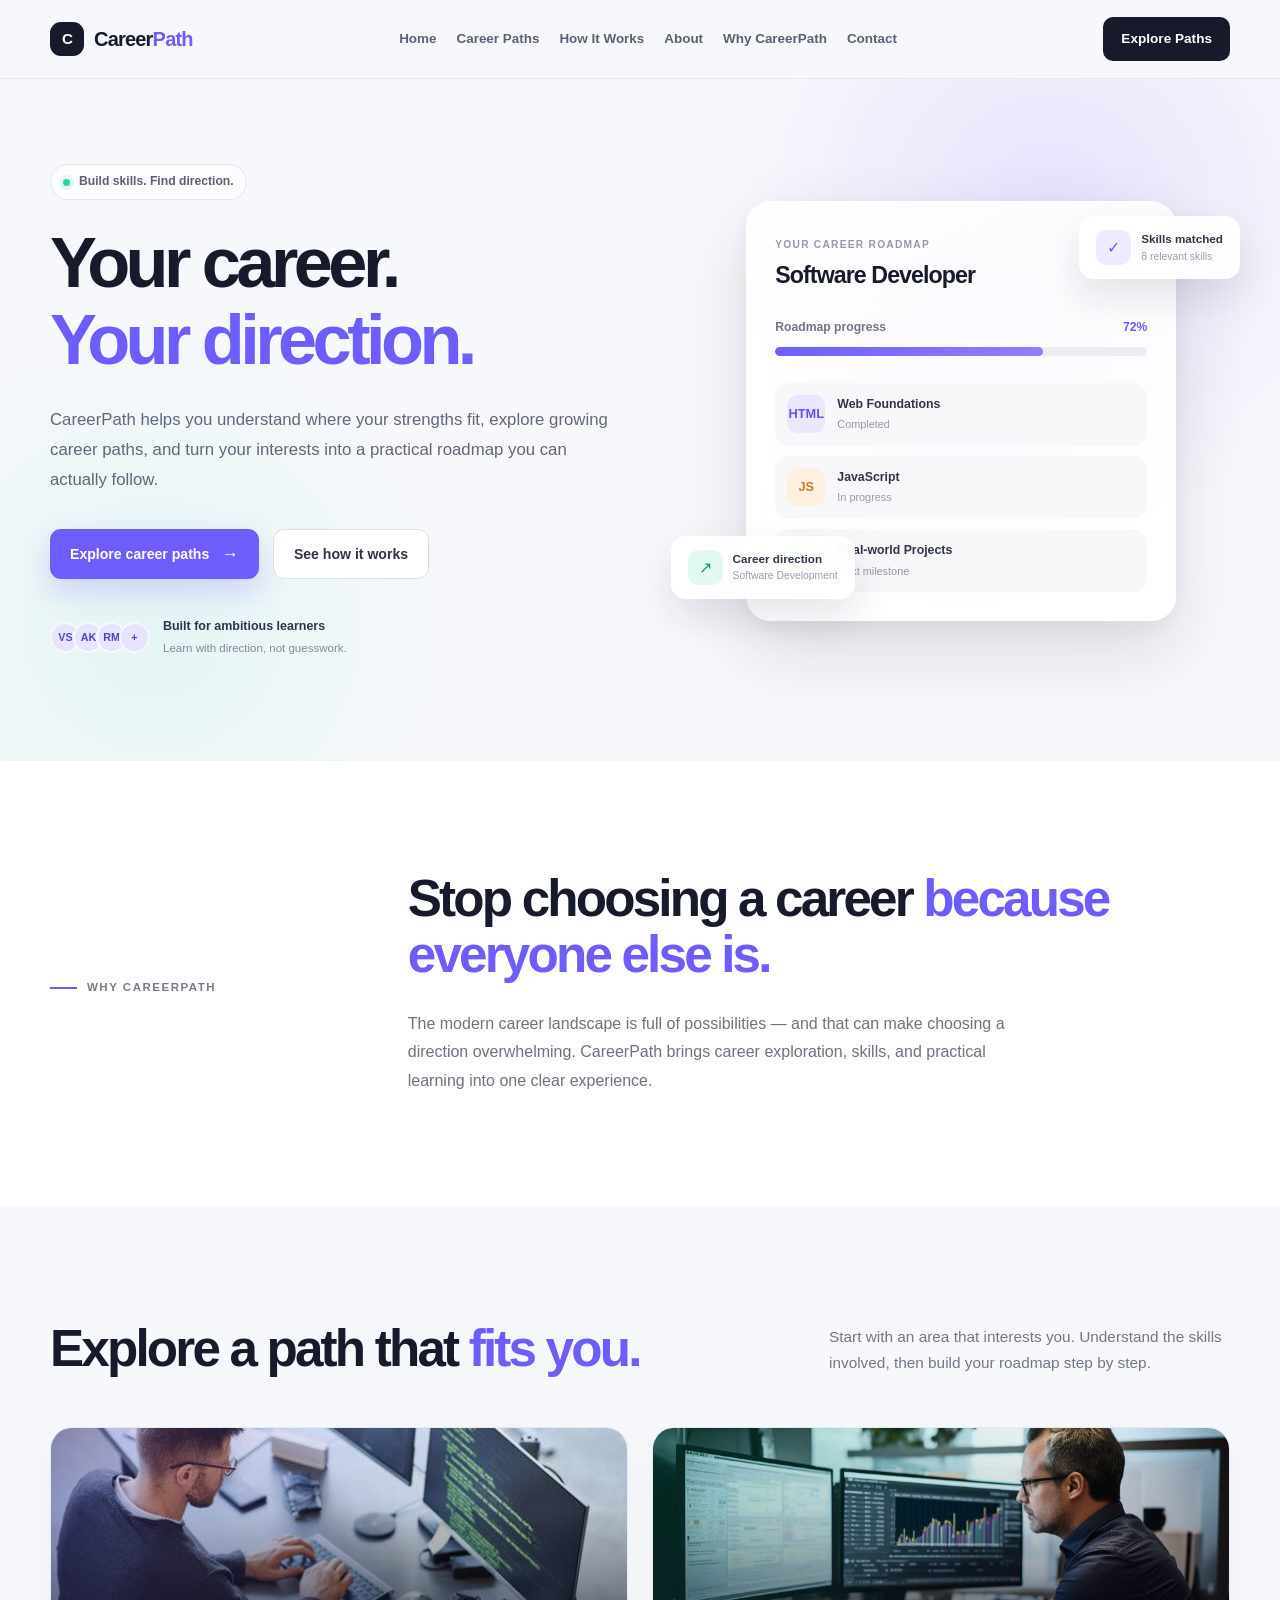
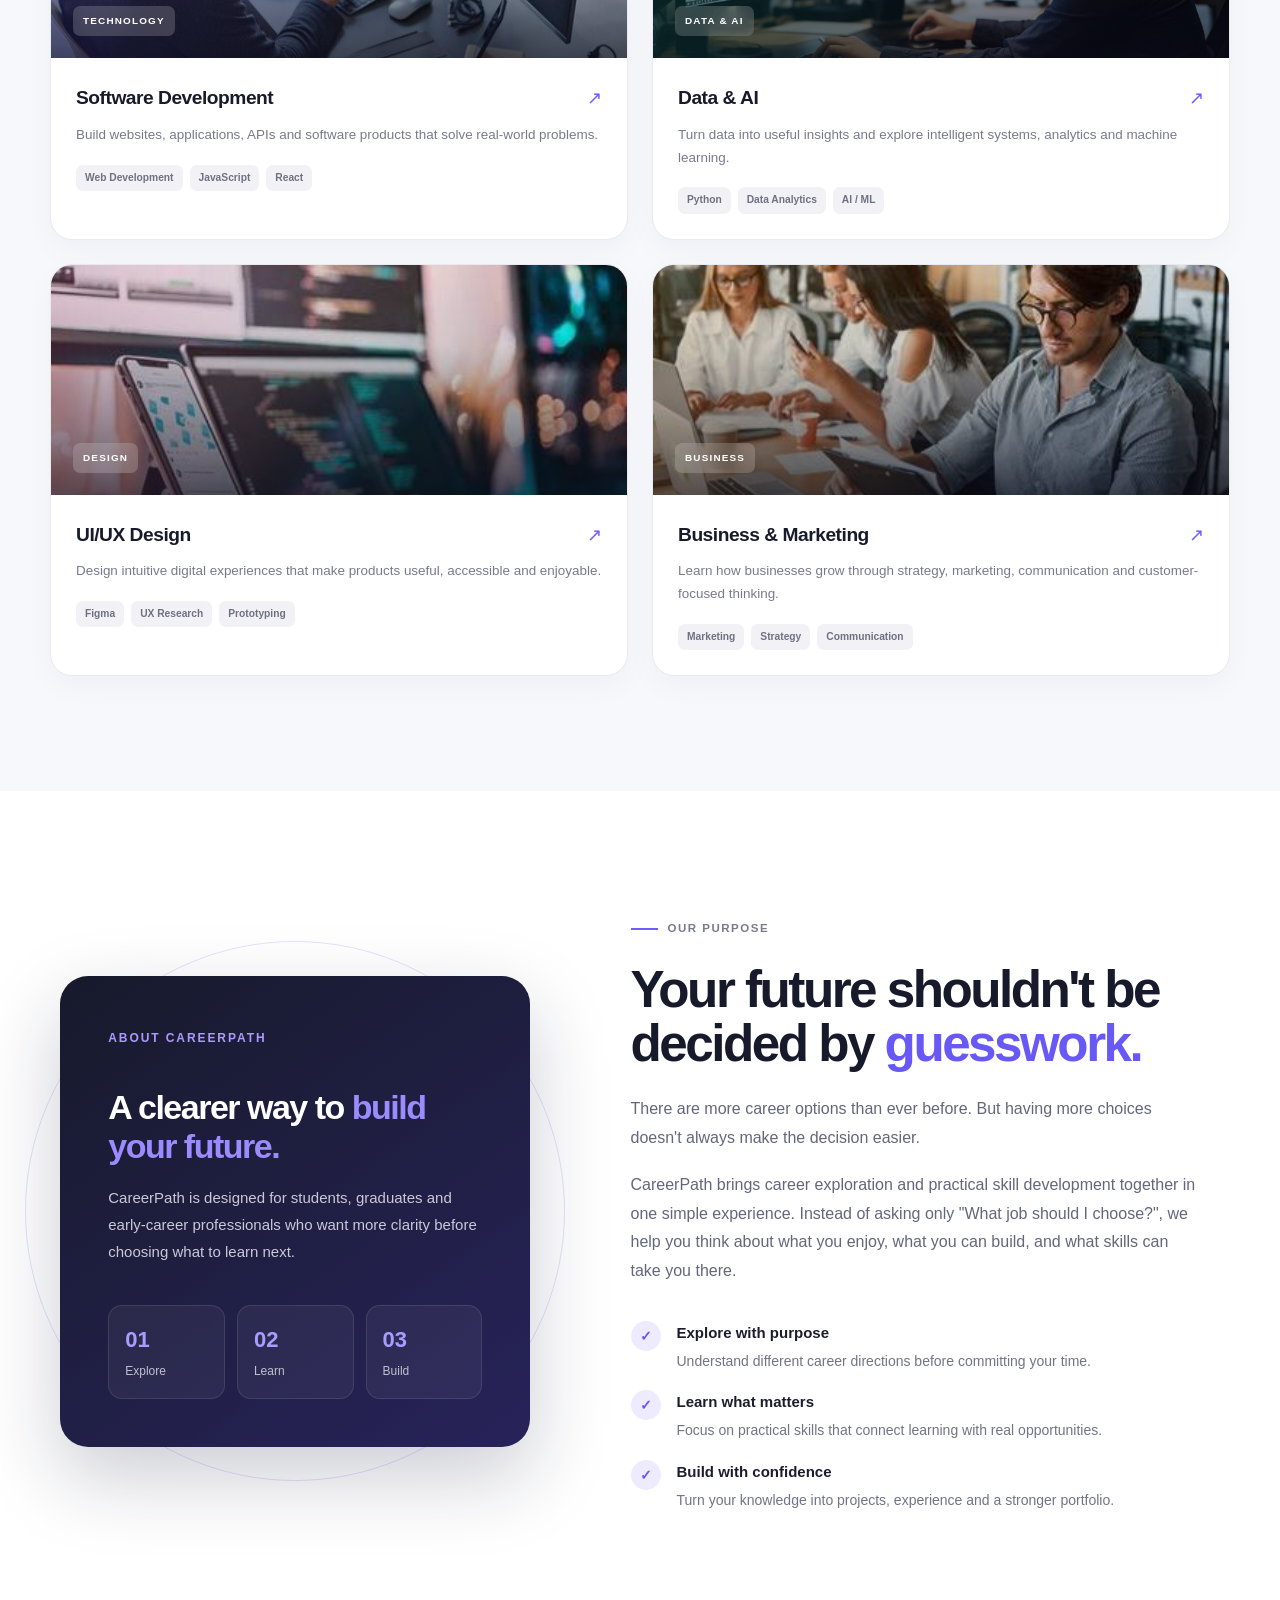
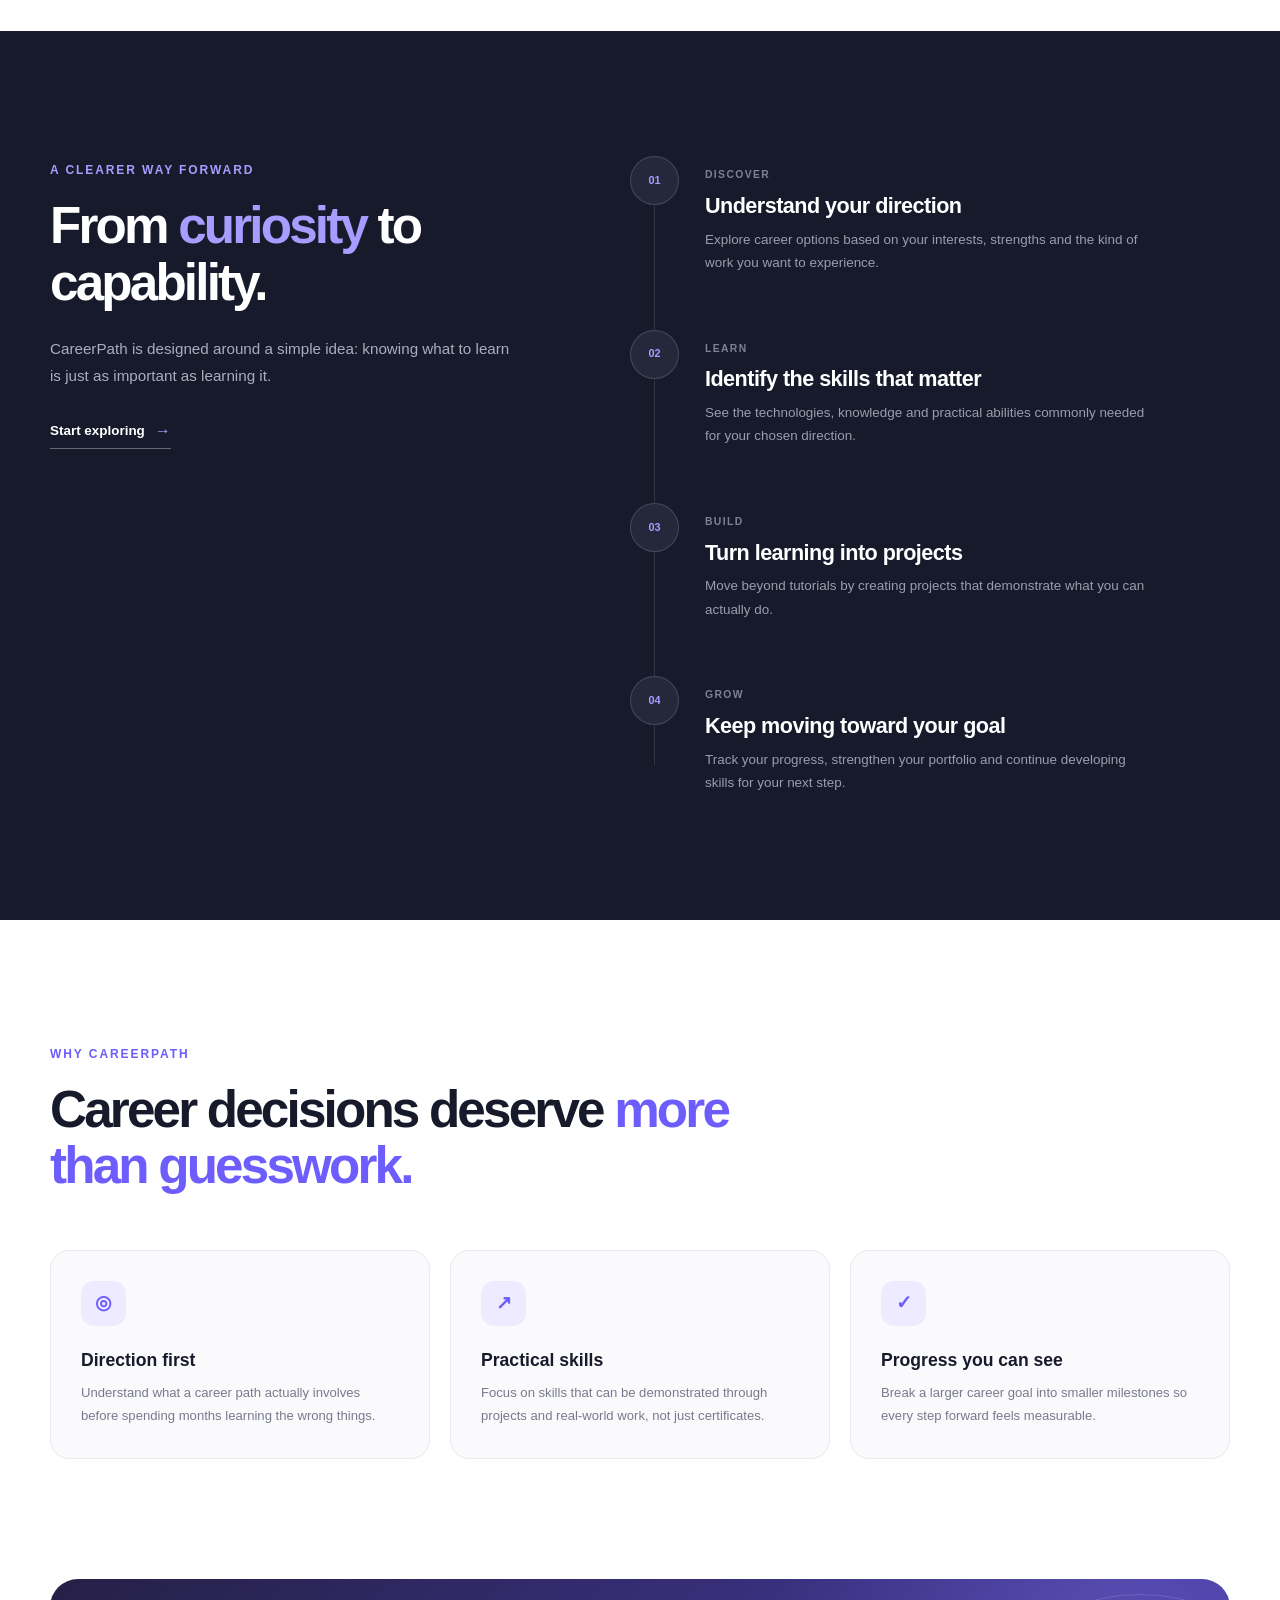
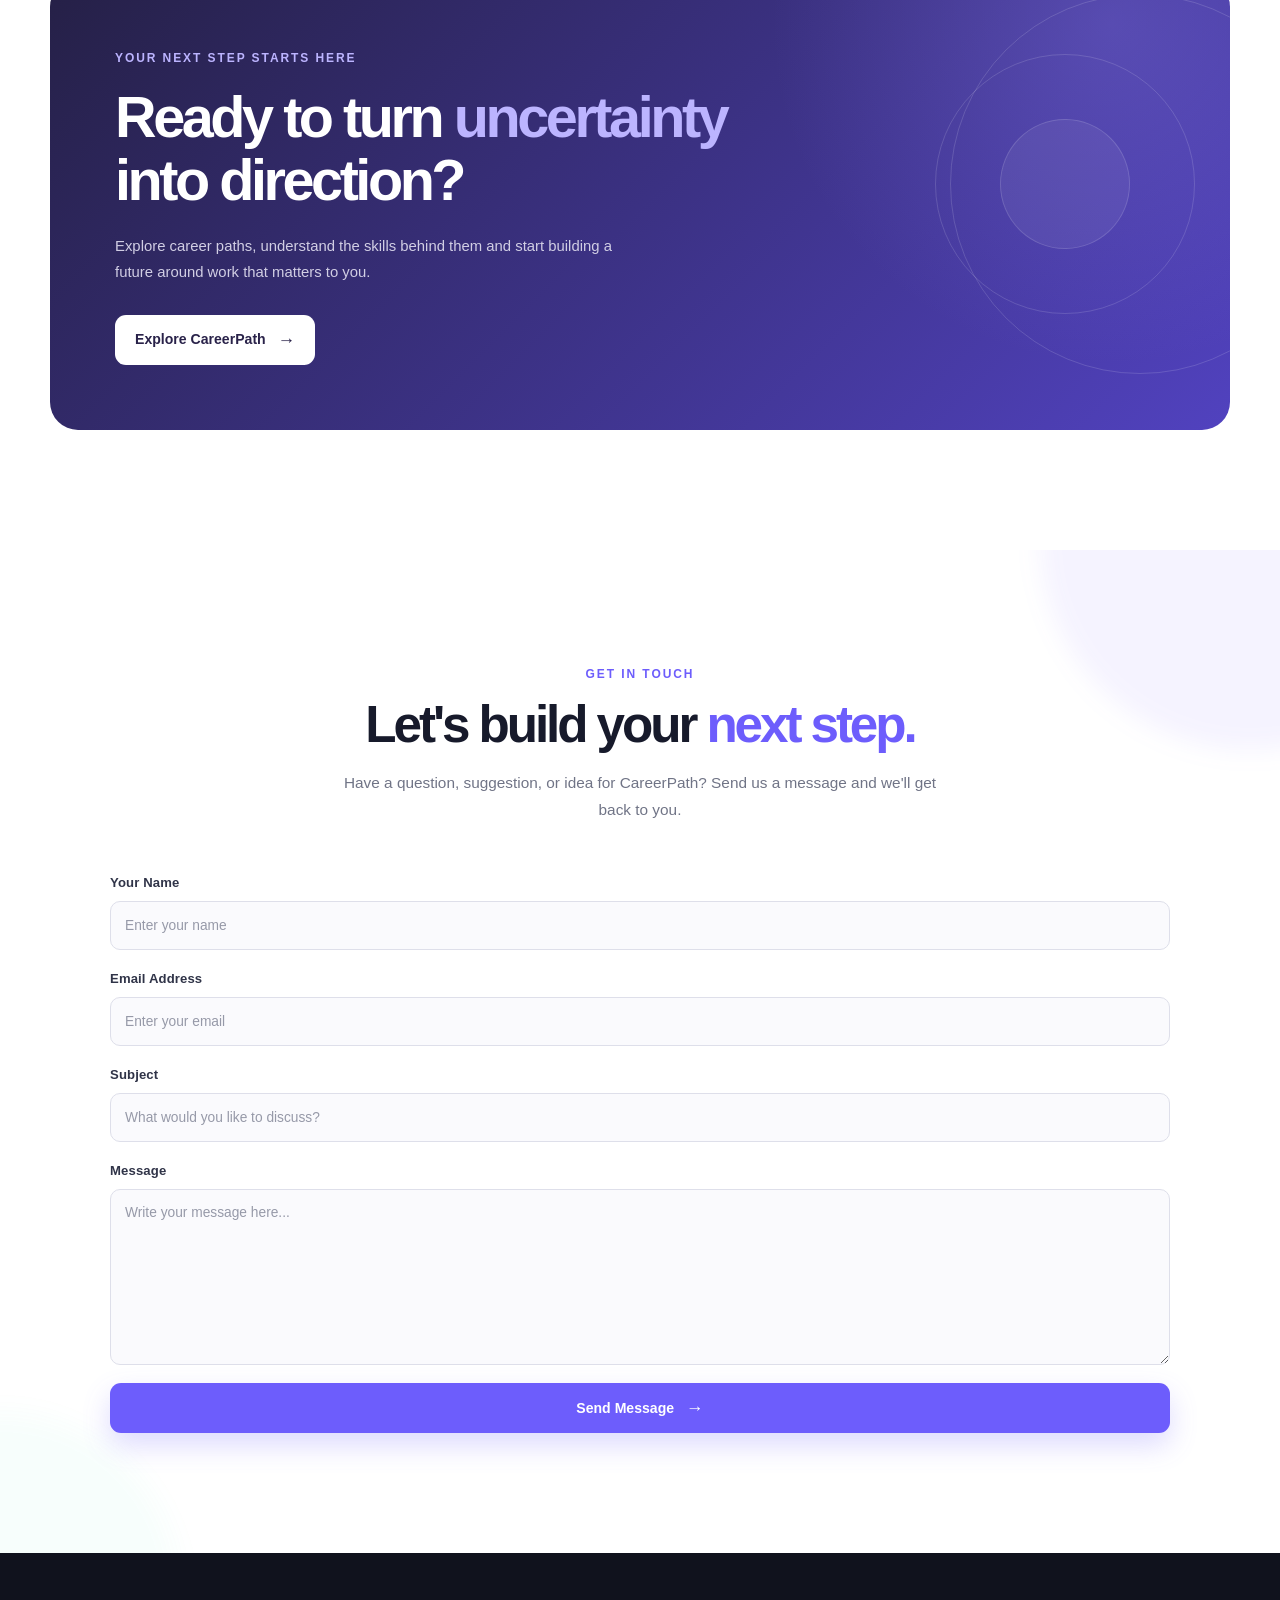
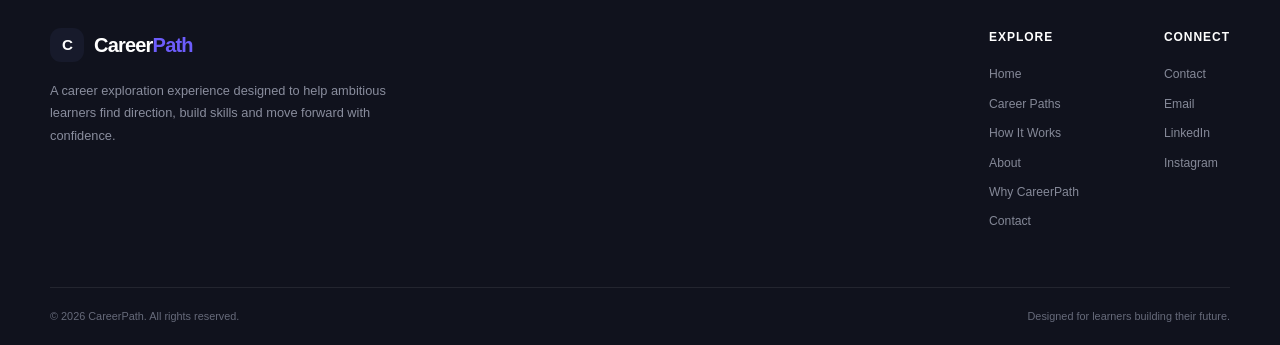
<file: WebDev-L1-LandingPage/index.html>
<!DOCTYPE html>
<html lang="en">
<head>
    <meta charset="UTF-8">

    <meta
        name="viewport"
        content="width=device-width, initial-scale=1.0"
    >

    <meta
        name="description"
        content="CareerPath helps you discover the right career direction, build practical skills, and create a roadmap toward your future."
    >

    <title>CareerPath — Build Your Future With Clarity</title>

    <link rel="stylesheet" href="style.css">
</head>

<body>

    <!-- =========================
         NAVIGATION
    ========================== -->

    <header class="navbar">
        <div class="container nav-container">

            <a href="#home" class="logo">
                <span class="logo-mark">C</span>

                <span>
                    Career<span>Path</span>
                </span>
            </a>

            <nav class="nav-links">
                <a href="#home">Home</a>
                <a href="#paths">Career Paths</a>
                <a href="#roadmap">How It Works</a>
                <a href="#about">About</a>
                <a href="#why-us">Why CareerPath</a>
                <a href="#contact">Contact</a>
            </nav>

            <a href="#start" class="nav-button">
                Explore Paths
            </a>

        </div>
    </header>


    <main>

        <!-- =========================
             HERO SECTION
        ========================== -->

        <section class="hero" id="home">

            <div class="container hero-container">

                <div class="hero-content">

                    <div class="hero-badge">
                        <span class="badge-dot"></span>
                        Build skills. Find direction.
                    </div>

                    <h1>
                        Your career.
                        <span>Your direction.</span>
                    </h1>

                    <p class="hero-description">
                        CareerPath helps you understand where your
                        strengths fit, explore growing career paths,
                        and turn your interests into a practical
                        roadmap you can actually follow.
                    </p>

                    <div class="hero-actions">

                        <a
                            href="#paths"
                            class="primary-button"
                        >
                            Explore career paths
                            <span>→</span>
                        </a>

                        <a
                            href="#roadmap"
                            class="secondary-button"
                        >
                            See how it works
                        </a>

                    </div>

                    <div class="hero-trust">

                        <div class="avatar-stack">
                            <span>VS</span>
                            <span>AK</span>
                            <span>RM</span>
                            <span>+</span>
                        </div>

                        <div>
                            <strong>Built for ambitious learners</strong>

                            <p>
                                Learn with direction, not guesswork.
                            </p>
                        </div>

                    </div>

                </div>


                <!-- HERO CAREER DASHBOARD -->

                <div class="hero-visual">

                    <div class="visual-glow"></div>

                    <div class="career-card-main">

                        <div class="card-top">

                            <div>
                                <span class="small-label">
                                    YOUR CAREER ROADMAP
                                </span>

                                <h3>
                                    Software Developer
                                </h3>
                            </div>

                            <div class="card-icon">
                                ↗
                            </div>

                        </div>


                        <div class="progress-area">

                            <div class="progress-heading">
                                <span>Roadmap progress</span>
                                <strong>72%</strong>
                            </div>

                            <div class="progress-bar">
                                <div class="progress-fill"></div>
                            </div>

                        </div>


                        <div class="skills-preview">

                            <div class="skill">

                                <div class="skill-icon purple">
                                    HTML
                                </div>

                                <div>
                                    <strong>
                                        Web Foundations
                                    </strong>

                                    <small>
                                        Completed
                                    </small>
                                </div>

                            </div>


                            <div class="skill">

                                <div class="skill-icon orange">
                                    JS
                                </div>

                                <div>
                                    <strong>
                                        JavaScript
                                    </strong>

                                    <small>
                                        In progress
                                    </small>
                                </div>

                            </div>


                            <div class="skill">

                                <div class="skill-icon green">
                                    API
                                </div>

                                <div>
                                    <strong>
                                        Real-world Projects
                                    </strong>

                                    <small>
                                        Next milestone
                                    </small>
                                </div>

                            </div>

                        </div>

                    </div>


                    <div class="floating-card floating-card-top">

                        <div class="floating-icon">
                            ✓
                        </div>

                        <div>
                            <strong>
                                Skills matched
                            </strong>

                            <small>
                                8 relevant skills
                            </small>
                        </div>

                    </div>


                    <div class="floating-card floating-card-bottom">

                        <div class="floating-icon green-icon">
                            ↗
                        </div>

                        <div>
                            <strong>
                                Career direction
                            </strong>

                            <small>
                                Software Development
                            </small>
                        </div>

                    </div>

                </div>

            </div>

        </section>


        <!-- =========================
             INTRODUCTION
        ========================== -->

        <section class="intro-section">

            <div class="container intro-grid">

                <div class="section-label">
                    <span></span>
                    WHY CAREERPATH
                </div>

                <div class="intro-content">

                    <h2>
                        Stop choosing a career
                        <em>because everyone else is.</em>
                    </h2>

                    <p>
                        The modern career landscape is full of
                        possibilities — and that can make choosing
                        a direction overwhelming. CareerPath brings
                        career exploration, skills, and practical
                        learning into one clear experience.
                    </p>

                </div>

            </div>

        </section>


        <!-- =========================
             CAREER PATHS
        ========================== -->

        <section class="career-section" id="paths">

            <div class="container">

                <div class="section-heading">

                    <h2>
                        Explore a path that
                        <span>fits you.</span>
                    </h2>

                    <p>
                        Start with an area that interests you.
                        Understand the skills involved, then
                        build your roadmap step by step.
                    </p>

                </div>


                <div class="career-grid">

                    <!-- SOFTWARE DEVELOPMENT -->

                    <article class="career-card">

                        <div class="career-image tech-image">

                            <img
                                src="assets/images/software-development-1.jpg"
                                alt="Software developer working with code"
                            >

                            <span class="career-category">
                                TECHNOLOGY
                            </span>

                        </div>

                        <div class="career-card-content">

                            <div class="career-title-row">

                                <h3>
                                    Software Development
                                </h3>

                                <span>↗</span>

                            </div>

                            <p>
                                Build websites, applications,
                                APIs and software products that
                                solve real-world problems.
                            </p>

                            <div class="career-tags">
                                <span>Web Development</span>
                                <span>JavaScript</span>
                                <span>React</span>
                            </div>

                        </div>

                    </article>


                    <!-- DATA & AI -->

                    <article class="career-card">

                        <div class="career-image data-image">

                            <img
                                src="assets/images/data-ai-1.jpg"
                                alt="Data professional analyzing information"
                            >

                            <span class="career-category">
                                DATA & AI
                            </span>

                        </div>

                        <div class="career-card-content">

                            <div class="career-title-row">

                                <h3>
                                    Data & AI
                                </h3>

                                <span>↗</span>

                            </div>

                            <p>
                                Turn data into useful insights
                                and explore intelligent systems,
                                analytics and machine learning.
                            </p>

                            <div class="career-tags">
                                <span>Python</span>
                                <span>Data Analytics</span>
                                <span>AI / ML</span>
                            </div>

                        </div>

                    </article>


                    <!-- UI UX -->

                    <article class="career-card">

                        <div class="career-image design-image">

                            <img
                                src="assets/images/ui-ux-design-1.jpg"
                                alt="UI UX designer working on a digital interface"
                            >

                            <span class="career-category">
                                DESIGN
                            </span>

                        </div>

                        <div class="career-card-content">

                            <div class="career-title-row">

                                <h3>
                                    UI/UX Design
                                </h3>

                                <span>↗</span>

                            </div>

                            <p>
                                Design intuitive digital
                                experiences that make products
                                useful, accessible and enjoyable.
                            </p>

                            <div class="career-tags">
                                <span>Figma</span>
                                <span>UX Research</span>
                                <span>Prototyping</span>
                            </div>

                        </div>

                    </article>


                    <!-- BUSINESS MARKETING -->

                    <article class="career-card">

                        <div class="career-image business-image">

                            <img
                                src="assets/images/business-marketing-1.jpg"
                                alt="Business professionals collaborating at work"
                            >

                            <span class="career-category">
                                BUSINESS
                            </span>

                        </div>

                        <div class="career-card-content">

                            <div class="career-title-row">

                                <h3>
                                    Business & Marketing
                                </h3>

                                <span>↗</span>

                            </div>

                            <p>
                                Learn how businesses grow through
                                strategy, marketing, communication
                                and customer-focused thinking.
                            </p>

                            <div class="career-tags">
                                <span>Marketing</span>
                                <span>Strategy</span>
                                <span>Communication</span>
                            </div>

                        </div>

                    </article>

                </div>

            </div>

        </section>


        <!-- =========================
             ABOUT CAREERPATH
        ========================== -->

        <section class="about-section" id="about">

            <div class="container about-container">

                <div class="about-visual">

                    <div class="about-orbit orbit-one"></div>
                    <div class="about-orbit orbit-two"></div>

                    <div class="about-main-card">

                        <span class="eyebrow">
                            ABOUT CAREERPATH
                        </span>

                        <h3>
                            A clearer way to
                            <span>build your future.</span>
                        </h3>

                        <p>
                            CareerPath is designed for students,
                            graduates and early-career professionals
                            who want more clarity before choosing
                            what to learn next.
                        </p>

                        <div class="about-stat-row">

                            <div>
                                <strong>01</strong>
                                <span>Explore</span>
                            </div>

                            <div>
                                <strong>02</strong>
                                <span>Learn</span>
                            </div>

                            <div>
                                <strong>03</strong>
                                <span>Build</span>
                            </div>

                        </div>

                    </div>

                </div>


                <div class="about-content">

                    <div class="section-label">
                        <span></span>
                        OUR PURPOSE
                    </div>

                    <h2>
                        Your future shouldn't
                        be decided by
                        <em>guesswork.</em>
                    </h2>

                    <p>
                        There are more career options than ever before.
                        But having more choices doesn't always make the
                        decision easier.
                    </p>

                    <p>
                        CareerPath brings career exploration and practical
                        skill development together in one simple experience.
                        Instead of asking only "What job should I choose?",
                        we help you think about what you enjoy, what you
                        can build, and what skills can take you there.
                    </p>


                    <div class="about-points">

                        <div class="about-point">

                            <span class="point-icon">✓</span>

                            <div>
                                <strong>
                                    Explore with purpose
                                </strong>

                                <p>
                                    Understand different career directions
                                    before committing your time.
                                </p>
                            </div>

                        </div>


                        <div class="about-point">

                            <span class="point-icon">✓</span>

                            <div>
                                <strong>
                                    Learn what matters
                                </strong>

                                <p>
                                    Focus on practical skills that connect
                                    learning with real opportunities.
                                </p>
                            </div>

                        </div>


                        <div class="about-point">

                            <span class="point-icon">✓</span>

                            <div>
                                <strong>
                                    Build with confidence
                                </strong>

                                <p>
                                    Turn your knowledge into projects,
                                    experience and a stronger portfolio.
                                </p>
                            </div>

                        </div>

                    </div>

                </div>

            </div>

        </section>


        <!-- =========================
             ROADMAP
        ========================== -->

        <section class="roadmap-section" id="roadmap">

            <div class="container roadmap-container">

                <div class="roadmap-intro">

                    <span class="eyebrow">
                        A CLEARER WAY FORWARD
                    </span>

                    <h2>
                        From
                        <span>curiosity</span>
                        to capability.
                    </h2>

                    <p>
                        CareerPath is designed around a simple
                        idea: knowing what to learn is just as
                        important as learning it.
                    </p>

                    <a
                        href="#start"
                        class="text-button"
                    >
                        Start exploring
                        <span>→</span>
                    </a>

                </div>


                <div class="roadmap-steps">

                    <div class="roadmap-line"></div>


                    <div class="roadmap-step">

                        <div class="step-number">
                            01
                        </div>

                        <div class="step-content">

                            <span>
                                DISCOVER
                            </span>

                            <h3>
                                Understand your direction
                            </h3>

                            <p>
                                Explore career options based on
                                your interests, strengths and the
                                kind of work you want to experience.
                            </p>

                        </div>

                    </div>


                    <div class="roadmap-step">

                        <div class="step-number">
                            02
                        </div>

                        <div class="step-content">

                            <span>
                                LEARN
                            </span>

                            <h3>
                                Identify the skills that matter
                            </h3>

                            <p>
                                See the technologies, knowledge
                                and practical abilities commonly
                                needed for your chosen direction.
                            </p>

                        </div>

                    </div>


                    <div class="roadmap-step">

                        <div class="step-number">
                            03
                        </div>

                        <div class="step-content">

                            <span>
                                BUILD
                            </span>

                            <h3>
                                Turn learning into projects
                            </h3>

                            <p>
                                Move beyond tutorials by creating
                                projects that demonstrate what
                                you can actually do.
                            </p>

                        </div>

                    </div>


                    <div class="roadmap-step">

                        <div class="step-number">
                            04
                        </div>

                        <div class="step-content">

                            <span>
                                GROW
                            </span>

                            <h3>
                                Keep moving toward your goal
                            </h3>

                            <p>
                                Track your progress, strengthen
                                your portfolio and continue
                                developing skills for your next step.
                            </p>

                        </div>

                    </div>

                </div>

            </div>

        </section>


        <!-- =========================
             WHY CAREERPATH
        ========================== -->

        <section
            class="value-section"
            id="why-us"
        >

            <div class="container">

                <div class="value-heading">

                    <span class="eyebrow">
                        WHY CAREERPATH
                    </span>

                    <h2>
                        Career decisions deserve
                        <span>more than guesswork.</span>
                    </h2>

                </div>


                <div class="value-grid">

                    <article class="value-card">

                        <div class="value-icon">
                            ◎
                        </div>

                        <h3>
                            Direction first
                        </h3>

                        <p>
                            Understand what a career path actually
                            involves before spending months learning
                            the wrong things.
                        </p>

                    </article>


                    <article class="value-card">

                        <div class="value-icon">
                            ↗
                        </div>

                        <h3>
                            Practical skills
                        </h3>

                        <p>
                            Focus on skills that can be demonstrated
                            through projects and real-world work,
                            not just certificates.
                        </p>

                    </article>


                    <article class="value-card">

                        <div class="value-icon">
                            ✓
                        </div>

                        <h3>
                            Progress you can see
                        </h3>

                        <p>
                            Break a larger career goal into smaller
                            milestones so every step forward feels
                            measurable.
                        </p>

                    </article>

                </div>

            </div>

        </section>


        <!-- =========================
             CTA
        ========================== -->

        <section class="cta-section" id="start">

            <div class="container">

                <div class="cta-card">

                    <div class="cta-content">

                        <span class="eyebrow">
                            YOUR NEXT STEP STARTS HERE
                        </span>

                        <h2>
                            Ready to turn
                            <span>uncertainty</span>
                            into direction?
                        </h2>

                        <p>
                            Explore career paths, understand the
                            skills behind them and start building
                            a future around work that matters to you.
                        </p>

                        <a
                            href="#paths"
                            class="primary-button light-button"
                        >
                            Explore CareerPath
                            <span>→</span>
                        </a>

                    </div>


                    <div class="cta-decoration">

                        <div class="circle circle-one"></div>
                        <div class="circle circle-two"></div>
                        <div class="circle circle-three"></div>

                    </div>

                </div>

            </div>

        </section>


        <!-- =========================
             CONTACT SECTION
             FORMSPREE INTEGRATION
        ========================== -->

        <section class="contact-section" id="contact">

            <div class="container">

                <div class="contact-heading">

                    <span class="eyebrow">
                        GET IN TOUCH
                    </span>

                    <h2>
                        Let's build your
                        <span>next step.</span>
                    </h2>

                    <p>
                        Have a question, suggestion, or idea for
                        CareerPath? Send us a message and we'll
                        get back to you.
                    </p>

                </div>


                <!--
                    FORMSPREE FORM

                    Messages submitted here will be sent through
                    Formspree to the verified email configured
                    in the Formspree dashboard.
                -->

                <form
                    class="contact-form"
                    action="https://formspree.io/f/mwleklpl"
                    method="POST"
                >

                    <div class="form-group">

                        <label for="contact-name">
                            Your Name
                        </label>

                        <input
                            type="text"
                            id="contact-name"
                            name="name"
                            placeholder="Enter your name"
                            required
                        >

                    </div>


                    <div class="form-group">

                        <label for="contact-email">
                            Email Address
                        </label>

                        <input
                            type="email"
                            id="contact-email"
                            name="email"
                            placeholder="Enter your email"
                            required
                        >

                    </div>


                    <div class="form-group">

                        <label for="contact-subject">
                            Subject
                        </label>

                        <input
                            type="text"
                            id="contact-subject"
                            name="subject"
                            placeholder="What would you like to discuss?"
                            required
                        >

                    </div>


                    <div class="form-group">

                        <label for="contact-message">
                            Message
                        </label>

                        <textarea
                            id="contact-message"
                            name="message"
                            placeholder="Write your message here..."
                            rows="7"
                            required
                        ></textarea>

                    </div>


                    <button
                        type="submit"
                        class="primary-button"
                    >
                        Send Message
                        <span>→</span>
                    </button>

                </form>

            </div>

        </section>

    </main>


    <!-- =========================
         FOOTER
    ========================== -->

    <footer class="footer">

        <div class="container footer-container">

            <div class="footer-brand">

                <a
                    href="#home"
                    class="logo footer-logo"
                >
                    <span class="logo-mark">C</span>

                    <span>
                        Career<span>Path</span>
                    </span>
                </a>

                <p>
                    A career exploration experience designed
                    to help ambitious learners find direction,
                    build skills and move forward with confidence.
                </p>

            </div>


            <div class="footer-links">

                <div>

                    <h4>
                        EXPLORE
                    </h4>

                    <a href="#home">
                        Home
                    </a>

                    <a href="#paths">
                        Career Paths
                    </a>

                    <a href="#roadmap">
                        How It Works
                    </a>

                    <a href="#about">
                        About
                    </a>

                    <a href="#why-us">
                        Why CareerPath
                    </a>

                    <a href="#contact">
                        Contact
                    </a>

                </div>


                <div>

                    <h4>
                        CONNECT
                    </h4>

                    <a href="#contact">
                        Contact
                    </a>

                    <a href="mailto:salandrivaishnavi4@gmail.com">
                        Email
                    </a>

                    <a href="#">
                        LinkedIn
                    </a>

                    <a href="#">
                        Instagram
                    </a>

                </div>

            </div>

        </div>


        <div class="container footer-bottom">

            <span>
                © 2026 CareerPath. All rights reserved.
            </span>

            <span>
                Designed for learners building their future.
            </span>

        </div>

    </footer>


    <script src="script.js"></script>

</body>
</html>
</file>
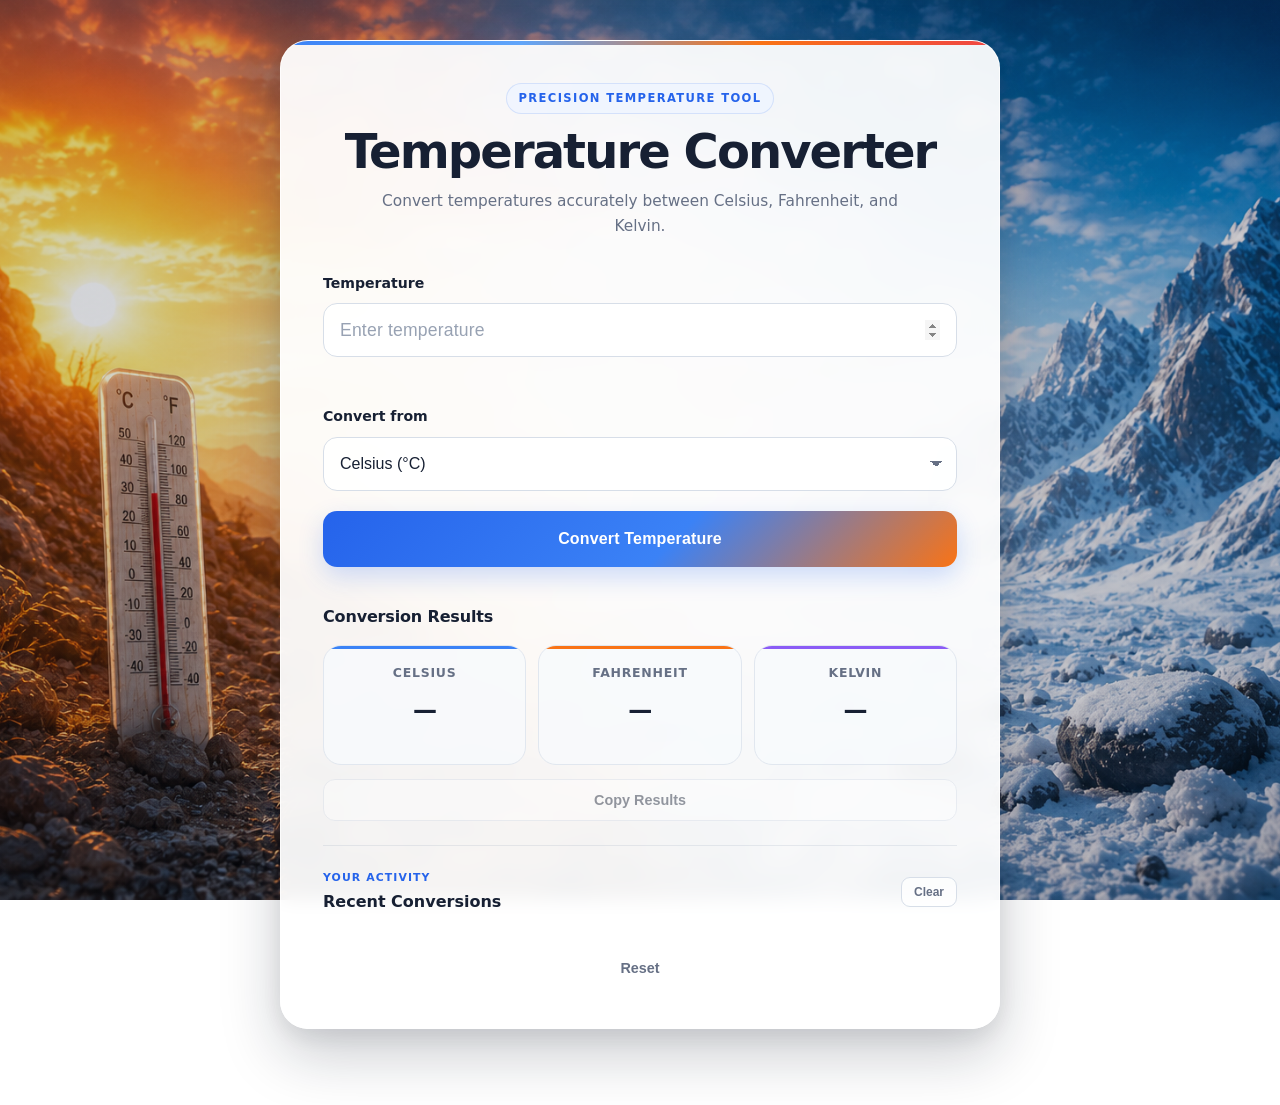
<file: WebDev-L1-TemperatureConverter/index.html>
<!DOCTYPE html>
<html lang="en">
<head>
    <meta charset="UTF-8">
    <meta name="viewport" content="width=device-width, initial-scale=1.0">

    <meta
        name="description"
        content="A fast and easy temperature converter for converting temperatures between Celsius, Fahrenheit, and Kelvin."
    >

    <title>Temperature Converter</title>

    <link rel="stylesheet" href="style.css">
</head>

<body>

    <main class="app-container">

        <section class="converter-card" aria-labelledby="page-title">

            <header class="converter-header">
               <p class="eyebrow">Precision Temperature Tool</p>

<h1>Temperature Converter</h1>

<p class="subtitle">
    Convert temperatures accurately between Celsius,
    Fahrenheit, and Kelvin.
</p>
            </header>

            <form id="temperature-form" novalidate>

                <div class="input-group">
                    <label for="temperature">
                        Temperature
                    </label>

                    <input
                        type="number"
                        id="temperature"
                        name="temperature"
                        placeholder="Enter temperature"
                        step="any"
                        autocomplete="off"
                        aria-describedby="temperature-error"
                    >

                    <p
                        id="temperature-error"
                        class="error-message"
                        role="alert"
                        aria-live="polite"
                    ></p>
                </div>

                <div class="input-group">
                    <label for="input-unit">
                        Convert from
                    </label>

                    <select id="input-unit" name="input-unit">
                        <option value="celsius">Celsius (°C)</option>
                        <option value="fahrenheit">Fahrenheit (°F)</option>
                        <option value="kelvin">Kelvin (K)</option>
                    </select>
                </div>

                <button type="submit" id="convert-button">
                    Convert Temperature
                </button>


                <p
    id="conversion-status"
    class="conversion-status"
    role="status"
    aria-live="polite"
></p>

            </form>

            <section
                class="result-section"
                id="result-section"
                aria-live="polite"
                aria-label="Conversion results"
            >

                <h2>Conversion Results</h2>

               <div class="result-grid">

    <article class="result-card celsius">
        <span class="result-label">Celsius</span>
        <strong id="celsius-result">—</strong>
    </article>

    <article class="result-card fahrenheit">
        <span class="result-label">Fahrenheit</span>
        <strong id="fahrenheit-result">—</strong>
    </article>

    <article class="result-card kelvin">
        <span class="result-label">Kelvin</span>
        <strong id="kelvin-result">—</strong>
    </article>

</div>

<button
    type="button"
    id="copy-button"
    class="copy-button"
    disabled
>
    Copy Results
</button>
           </section>


<section
    class="history-section"
    id="history-section"
    aria-labelledby="history-title"
>

    <div class="history-header">

        <div>
            <p class="history-eyebrow">
                Your Activity
            </p>

            <h2 id="history-title">
                Recent Conversions
            </h2>
        </div>

        <button
            type="button"
            id="clear-history-button"
            class="clear-history-button"
        >
            Clear
        </button>

    </div>

    <div
        id="history-list"
        class="history-list"
        aria-live="polite"
    >
    </div>

</section>


<button
    type="button"
    id="reset-button"
    class="reset-button"
>
    Reset
</button>

        </section>

        <footer class="app-footer">
            <p>Accurate conversions • Simple interface • Easy to use</p>
        </footer>

    </main>

    <script src="script.js"></script>
</body>
</html>
</file>
<file: WebDev-L1-LandingPage/style.css>
/* =========================================================
   CAREERPATH — LANDING PAGE
   Complete Main Stylesheet
   ========================================================= */


/* =========================
   1. RESET & BASE
   ========================= */

* {
    margin: 0;
    padding: 0;
    box-sizing: border-box;
}

html {
    scroll-behavior: smooth;
}

body {
    font-family: Arial, Helvetica, sans-serif;
    background: #f7f8fc;
    color: #171a2b;
    line-height: 1.6;
    overflow-x: hidden;
}

body.modal-open {
    overflow: hidden;
}

a {
    color: inherit;
    text-decoration: none;
}

button,
a {
    -webkit-tap-highlight-color: transparent;
}

button {
    font-family: inherit;
}

img {
    max-width: 100%;
    display: block;
}

.container {
    width: min(1180px, calc(100% - 48px));
    margin: 0 auto;
}


/* =========================
   2. TYPOGRAPHY
   ========================= */

h1,
h2,
h3,
h4,
p {
    margin: 0;
}

h1,
h2,
h3 {
    line-height: 1.1;
}

.eyebrow {
    display: inline-block;
    margin-bottom: 18px;
    color: #6d5dfc;
    font-size: 0.75rem;
    font-weight: 800;
    letter-spacing: 0.16em;
}


/* =========================
   3. NAVIGATION
   ========================= */

.navbar {
    position: sticky;
    top: 0;
    z-index: 1000;

    background: rgba(247, 248, 252, 0.92);
    border-bottom: 1px solid rgba(23, 26, 43, 0.07);

    backdrop-filter: blur(16px);
    -webkit-backdrop-filter: blur(16px);
}

.nav-container {
    min-height: 78px;

    display: flex;
    align-items: center;
    justify-content: space-between;
    gap: 28px;
}

.logo {
    display: inline-flex;
    align-items: center;
    gap: 10px;

    font-size: 1.25rem;
    font-weight: 800;
    letter-spacing: -0.04em;
}

.logo > span:last-child > span {
    color: #6d5dfc;
}

.logo-mark {
    width: 34px;
    height: 34px;

    display: grid;
    place-items: center;

    border-radius: 11px;

    background: #171a2b;
    color: #ffffff;

    font-size: 0.95rem;
    font-weight: 800;
}

.nav-links {
    display: flex;
    align-items: center;
    gap: 20px;
}

.nav-links a {
    color: #5c6073;
    font-size: 0.84rem;
    font-weight: 600;

    transition:
        color 0.25s ease,
        transform 0.25s ease;
}

.nav-links a:hover {
    color: #6d5dfc;
    transform: translateY(-1px);
}

.nav-button {
    padding: 11px 18px;

    border-radius: 10px;

    background: #171a2b;
    color: #ffffff;

    font-size: 0.85rem;
    font-weight: 700;

    transition:
        transform 0.25s ease,
        box-shadow 0.25s ease;
}

.nav-button:hover {
    transform: translateY(-2px);
    box-shadow: 0 10px 24px rgba(23, 26, 43, 0.18);
}


/* =========================
   4. HERO
   ========================= */

.hero {
    position: relative;
    min-height: 680px;

    display: flex;
    align-items: center;

    padding: 82px 0 100px;

    background:
        radial-gradient(
            circle at 82% 20%,
            rgba(109, 93, 252, 0.14),
            transparent 27%
        ),
        radial-gradient(
            circle at 12% 80%,
            rgba(37, 211, 164, 0.09),
            transparent 25%
        ),
        #f7f8fc;
}

.hero-container {
    display: grid;
    grid-template-columns: 1.03fr 0.97fr;
    align-items: center;
    gap: 72px;
}

.hero-content {
    max-width: 650px;
}

.hero-badge {
    display: inline-flex;
    align-items: center;
    gap: 9px;

    margin-bottom: 24px;
    padding: 7px 12px;

    border: 1px solid rgba(109, 93, 252, 0.16);
    border-radius: 999px;

    background: rgba(255, 255, 255, 0.72);

    color: #5c6073;
    font-size: 0.76rem;
    font-weight: 700;
}

.badge-dot {
    width: 7px;
    height: 7px;

    border-radius: 50%;
    background: #25d3a4;

    box-shadow: 0 0 0 4px rgba(37, 211, 164, 0.12);
}

.hero h1 {
    max-width: 650px;

    font-size: clamp(3rem, 5.5vw, 5.2rem);
    letter-spacing: -0.065em;
    font-weight: 800;
}

.hero h1 span {
    display: block;
    color: #6d5dfc;
}

.hero-description {
    max-width: 570px;

    margin-top: 26px;

    color: #626678;
    font-size: 1.05rem;
    line-height: 1.8;
}

.hero-actions {
    display: flex;
    align-items: center;
    gap: 14px;

    margin-top: 34px;
}

.primary-button,
.secondary-button {
    display: inline-flex;
    align-items: center;
    justify-content: center;
    gap: 12px;

    min-height: 50px;
    padding: 0 20px;

    border-radius: 11px;

    font-size: 0.88rem;
    font-weight: 800;

    transition:
        transform 0.25s ease,
        box-shadow 0.25s ease,
        background 0.25s ease;
}

.primary-button {
    border: none;
    background: #6d5dfc;
    color: #ffffff;

    box-shadow: 0 12px 28px rgba(109, 93, 252, 0.23);
}

.primary-button:hover {
    transform: translateY(-3px);
    box-shadow: 0 18px 34px rgba(109, 93, 252, 0.28);
}

.primary-button span {
    font-size: 1.1rem;
}

.secondary-button {
    border: 1px solid #dedfea;
    background: #ffffff;
    color: #303448;
}

.secondary-button:hover {
    transform: translateY(-2px);
    border-color: #cfcbe9;
    box-shadow: 0 10px 24px rgba(23, 26, 43, 0.07);
}

.hero-trust {
    display: flex;
    align-items: center;
    gap: 13px;

    margin-top: 38px;
}

.avatar-stack {
    display: flex;
    padding-left: 8px;
}

.avatar-stack span {
    width: 31px;
    height: 31px;

    display: grid;
    place-items: center;

    margin-left: -8px;

    border: 2px solid #f7f8fc;
    border-radius: 50%;

    background: #e7e4ff;
    color: #5144ce;

    font-size: 0.67rem;
    font-weight: 800;
}

.hero-trust strong {
    display: block;
    color: #303448;
    font-size: 0.78rem;
}

.hero-trust p {
    margin-top: 2px;
    color: #85899a;
    font-size: 0.72rem;
}


/* =========================
   5. HERO VISUAL
   ========================= */

.hero-visual {
    position: relative;

    min-height: 500px;

    display: grid;
    place-items: center;
}

.visual-glow {
    position: absolute;

    width: 380px;
    height: 380px;

    border-radius: 50%;

    background:
        radial-gradient(
            circle,
            rgba(109, 93, 252, 0.20),
            rgba(109, 93, 252, 0.02) 65%,
            transparent 70%
        );

    filter: blur(2px);
}

.career-card-main {
    position: relative;
    z-index: 2;

    width: min(100%, 430px);

    padding: 28px;

    border: 1px solid rgba(255, 255, 255, 0.8);
    border-radius: 25px;

    background: rgba(255, 255, 255, 0.88);

    box-shadow:
        0 30px 70px rgba(23, 26, 43, 0.12),
        0 8px 25px rgba(23, 26, 43, 0.05);

    backdrop-filter: blur(16px);
}

.card-top {
    display: flex;
    align-items: flex-start;
    justify-content: space-between;
    gap: 20px;
}

.small-label {
    color: #9699a9;
    font-size: 0.64rem;
    font-weight: 800;
    letter-spacing: 0.12em;
}

.card-top h3 {
    margin-top: 7px;
    font-size: 1.45rem;
    letter-spacing: -0.04em;
}

.card-icon {
    width: 39px;
    height: 39px;

    display: grid;
    place-items: center;

    border-radius: 12px;

    background: #eeeaff;
    color: #6d5dfc;

    font-size: 1.2rem;
    font-weight: 800;
}

.progress-area {
    margin-top: 30px;
}

.progress-heading {
    display: flex;
    justify-content: space-between;

    margin-bottom: 9px;

    color: #707486;
    font-size: 0.76rem;
    font-weight: 700;
}

.progress-heading strong {
    color: #6d5dfc;
}

.progress-bar {
    width: 100%;
    height: 9px;

    overflow: hidden;

    border-radius: 99px;
    background: #ececf3;
}

.progress-fill {
    width: 72%;
    height: 100%;

    border-radius: inherit;

    background: linear-gradient(
        90deg,
        #6d5dfc,
        #927fff
    );
}

.skills-preview {
    display: grid;
    gap: 10px;

    margin-top: 27px;
}

.skill {
    display: flex;
    align-items: center;
    gap: 12px;

    padding: 12px;

    border-radius: 14px;
    background: #f8f8fb;
}

.skill-icon {
    width: 38px;
    height: 38px;

    display: grid;
    place-items: center;

    border-radius: 11px;

    font-size: 0.8rem;
    font-weight: 800;
}

.skill-icon.purple {
    background: #e9e6ff;
    color: #6655e9;
}

.skill-icon.orange {
    background: #fff0df;
    color: #d77b22;
}

.skill-icon.green {
    background: #e2f8f0;
    color: #159d78;
}

.skill strong {
    display: block;
    color: #303448;
    font-size: 0.77rem;
}

.skill small {
    display: block;
    margin-top: 2px;
    color: #9598a6;
    font-size: 0.68rem;
}

.floating-card {
    position: absolute;
    z-index: 4;

    display: flex;
    align-items: center;
    gap: 10px;

    padding: 13px 16px;

    border: 1px solid rgba(255, 255, 255, 0.9);
    border-radius: 15px;

    background: rgba(255, 255, 255, 0.92);

    box-shadow: 0 18px 38px rgba(23, 26, 43, 0.11);

    backdrop-filter: blur(10px);
}

.floating-card-top {
    top: 55px;
    right: -10px;
}

.floating-card-bottom {
    bottom: 62px;
    left: -22px;
}

.floating-icon {
    width: 35px;
    height: 35px;

    display: grid;
    place-items: center;

    border-radius: 10px;

    background: #eeeaff;
    color: #6d5dfc;
}

.green-icon {
    background: #e2f8f0;
    color: #159d78;
}

.floating-card strong {
    display: block;
    color: #303448;
    font-size: 0.73rem;
}

.floating-card small {
    display: block;
    color: #999cab;
    font-size: 0.65rem;
}


/* =========================
   6. INTRO
   ========================= */

.intro-section {
    padding: 110px 0;
    background: #ffffff;
}

.intro-grid {
    display: grid;
    grid-template-columns: 0.35fr 1fr;
    gap: 70px;
}

.section-label {
    display: flex;
    align-items: center;
    gap: 10px;

    padding-top: 8px;

    color: #777b8c;
    font-size: 0.72rem;
    font-weight: 800;
    letter-spacing: 0.13em;
}

.section-label span {
    width: 27px;
    height: 2px;
    background: #6d5dfc;
}

.intro-content {
    max-width: 790px;
}

.intro-content h2 {
    font-size: clamp(2.4rem, 4vw, 4.1rem);
    letter-spacing: -0.055em;
}

.intro-content h2 em {
    color: #6d5dfc;
    font-style: normal;
}

.intro-content p {
    max-width: 620px;

    margin-top: 26px;

    color: #6e7181;
    font-size: 1rem;
    line-height: 1.8;
}


/* =========================
   7. CAREER PATHS
   ========================= */

.career-section {
    padding: 115px 0;
    background: #f7f8fc;
}

.section-heading {
    display: grid;
    grid-template-columns: 1fr 0.55fr;
    gap: 50px;
    align-items: end;

    margin-bottom: 50px;
}

.section-heading h2 {
    max-width: 650px;

    font-size: clamp(2.4rem, 4vw, 4rem);
    letter-spacing: -0.055em;
}

.section-heading h2 span {
    color: #6d5dfc;
}

.section-heading > p {
    color: #727687;
    font-size: 0.96rem;
    line-height: 1.75;
}

.career-grid {
    display: grid;
    grid-template-columns: repeat(2, 1fr);
    gap: 24px;
}

.career-card {
    overflow: hidden;

    border: 1px solid #e9e9f0;
    border-radius: 22px;

    background: #ffffff;

    box-shadow: 0 10px 30px rgba(23, 26, 43, 0.035);

    transition:
        transform 0.3s ease,
        box-shadow 0.3s ease;
}

.career-card:hover {
    transform: translateY(-7px);
    box-shadow: 0 22px 45px rgba(23, 26, 43, 0.09);
}

.career-image {
    position: relative;

    height: 230px;

    overflow: hidden;

    display: flex;
    align-items: flex-end;

    padding: 22px;

    isolation: isolate;
}

.career-image img {
    position: absolute;

    inset: 0;

    width: 100%;
    height: 100%;

    object-fit: cover;
    object-position: center;

    z-index: -3;

    transition:
        transform 0.6s ease,
        filter 0.6s ease;
}

.career-image::after {
    content: "";

    position: absolute;

    inset: 0;

    z-index: -2;

    background:
        linear-gradient(
            to top,
            rgba(10, 12, 25, 0.72),
            rgba(10, 12, 25, 0.12) 65%,
            rgba(10, 12, 25, 0.02)
        );
}

.career-image::before {
    content: "";

    position: absolute;

    inset: 0;

    z-index: -1;

    background: linear-gradient(
        135deg,
        rgba(109, 93, 252, 0.18),
        transparent 65%
    );

    pointer-events: none;
}

.tech-image::before {
    background:
        linear-gradient(
            135deg,
            rgba(70, 58, 190, 0.28),
            transparent 65%
        );
}

.data-image::before {
    background:
        linear-gradient(
            135deg,
            rgba(15, 160, 125, 0.28),
            transparent 65%
        );
}

.design-image::before {
    background:
        linear-gradient(
            135deg,
            rgba(200, 85, 145, 0.25),
            transparent 65%
        );
}

.business-image::before {
    background:
        linear-gradient(
            135deg,
            rgba(220, 135, 35, 0.25),
            transparent 65%
        );
}

.career-card:hover .career-image img {
    transform: scale(1.06);
    filter: saturate(1.08);
}

.career-category {
    position: relative;
    z-index: 3;

    padding: 7px 10px;

    border-radius: 7px;

    background: rgba(255, 255, 255, 0.18);
    color: #ffffff;

    font-size: 0.62rem;
    font-weight: 800;
    letter-spacing: 0.12em;

    backdrop-filter: blur(8px);
}

.career-card-content {
    padding: 25px;
}

.career-title-row {
    display: flex;
    align-items: center;
    justify-content: space-between;
    gap: 15px;
}

.career-title-row h3 {
    font-size: 1.2rem;
    letter-spacing: -0.025em;
}

.career-title-row > span {
    color: #6d5dfc;
    font-size: 1.15rem;
}

.career-card-content p {
    margin-top: 11px;

    color: #777a8b;
    font-size: 0.84rem;
    line-height: 1.7;
}

.career-tags {
    display: flex;
    flex-wrap: wrap;
    gap: 7px;

    margin-top: 18px;
}

.career-tags span {
    padding: 5px 9px;

    border-radius: 7px;

    background: #f1f1f6;
    color: #6e7181;

    font-size: 0.64rem;
    font-weight: 700;
}


/* =========================
   8. ABOUT
   ========================= */

.about-section {
    padding: 120px 0;
    background: #ffffff;
    overflow: hidden;
}

.about-container {
    display: grid;
    grid-template-columns: 0.9fr 1.1fr;
    gap: 90px;
    align-items: center;
}

.about-visual {
    position: relative;

    min-height: 500px;

    display: flex;
    align-items: center;
    justify-content: center;
}

.about-main-card {
    position: relative;
    z-index: 2;

    width: 100%;
    max-width: 470px;

    padding: 48px;

    border-radius: 28px;

    background:
        linear-gradient(
            145deg,
            #171a2b,
            #27235a
        );

    color: #ffffff;

    box-shadow:
        0 30px 80px rgba(25, 28, 60, 0.22);
}

.about-main-card .eyebrow {
    color: #a99cff;
}

.about-main-card h3 {
    margin: 22px 0 18px;

    font-size: 34px;
    line-height: 1.15;
    letter-spacing: -1.5px;
}

.about-main-card h3 span {
    color: #9a8cff;
}

.about-main-card > p {
    color: #c8cad8;
    line-height: 1.8;
    font-size: 15px;
}

.about-stat-row {
    display: grid;
    grid-template-columns: repeat(3, 1fr);
    gap: 12px;
    margin-top: 40px;
}

.about-stat-row div {
    padding: 16px;

    border: 1px solid rgba(255, 255, 255, 0.1);

    border-radius: 14px;

    background: rgba(255, 255, 255, 0.05);
}

.about-stat-row strong {
    display: block;
    font-size: 22px;
    color: #a99cff;
}

.about-stat-row span {
    display: block;
    margin-top: 5px;
    color: #bfc1d0;
    font-size: 12px;
}

.about-orbit {
    position: absolute;
    border-radius: 50%;
    border: 1px solid rgba(105, 91, 255, 0.18);
    pointer-events: none;
}

.orbit-one {
    width: 420px;
    height: 420px;
}

.orbit-two {
    width: 540px;
    height: 540px;
}

.about-content {
    max-width: 620px;
}

.about-content h2 {
    margin: 25px 0;

    font-size: clamp(40px, 4vw, 58px);

    line-height: 1.05;

    letter-spacing: -2.5px;

    color: #171a2b;
}

.about-content h2 em {
    font-style: normal;
    color: #6858f5;
}

.about-content > p {
    max-width: 570px;

    margin-bottom: 18px;

    color: #62677a;

    line-height: 1.8;

    font-size: 16px;
}

.about-points {
    margin-top: 35px;

    display: grid;

    gap: 18px;
}

.about-point {
    display: flex;

    gap: 16px;

    align-items: flex-start;
}

.point-icon {
    flex-shrink: 0;

    width: 30px;
    height: 30px;

    display: flex;

    align-items: center;
    justify-content: center;

    border-radius: 50%;

    background: #eeeaff;

    color: #6858f5;

    font-size: 14px;

    font-weight: 700;
}

.about-point strong {
    display: block;

    margin-bottom: 5px;

    color: #1b1d2e;

    font-size: 15px;
}

.about-point p {
    margin: 0;

    color: #707486;

    font-size: 14px;

    line-height: 1.6;
}


/* =========================
   9. ROADMAP
   ========================= */

.roadmap-section {
    padding: 125px 0;

    background: #171a2b;
    color: #ffffff;
}

.roadmap-container {
    display: grid;
    grid-template-columns: 0.8fr 1fr;
    gap: 100px;
}

.roadmap-intro {
    position: sticky;
    top: 130px;
    align-self: start;
}

.roadmap-intro .eyebrow {
    color: #a79cff;
}

.roadmap-intro h2 {
    max-width: 500px;

    font-size: clamp(2.5rem, 4vw, 4rem);
    letter-spacing: -0.055em;
}

.roadmap-intro h2 span {
    color: #a79cff;
}

.roadmap-intro > p {
    max-width: 470px;

    margin-top: 24px;

    color: #aaadbd;
    font-size: 0.95rem;
    line-height: 1.8;
}

.text-button {
    display: inline-flex;
    align-items: center;
    gap: 10px;

    margin-top: 28px;

    color: #ffffff;

    font-size: 0.84rem;
    font-weight: 800;

    border-bottom: 1px solid rgba(255, 255, 255, 0.35);
    padding-bottom: 5px;
}

.text-button span {
    color: #a79cff;
    font-size: 1rem;
}

.roadmap-steps {
    position: relative;

    display: grid;
    gap: 0;
}

.roadmap-line {
    position: absolute;

    top: 30px;
    bottom: 30px;
    left: 24px;

    width: 1px;

    background: rgba(255, 255, 255, 0.12);
}

.roadmap-step {
    position: relative;

    display: grid;
    grid-template-columns: 50px 1fr;
    gap: 25px;

    padding-bottom: 55px;
}

.roadmap-step:last-child {
    padding-bottom: 0;
}

.step-number {
    position: relative;
    z-index: 2;

    width: 49px;
    height: 49px;

    display: grid;
    place-items: center;

    border: 1px solid rgba(255, 255, 255, 0.15);
    border-radius: 50%;

    background: #25283a;

    color: #a79cff;

    font-size: 0.68rem;
    font-weight: 800;
}

.step-content {
    padding-top: 4px;
}

.step-content > span {
    color: #7d8193;

    font-size: 0.65rem;
    font-weight: 800;
    letter-spacing: 0.13em;
}

.step-content h3 {
    margin-top: 8px;

    font-size: 1.35rem;
    letter-spacing: -0.025em;
}

.step-content p {
    max-width: 450px;

    margin-top: 10px;

    color: #999dad;

    font-size: 0.84rem;
    line-height: 1.75;
}


/* =========================
   10. VALUE
   ========================= */

.value-section {
    padding: 120px 0;

    background: #ffffff;
}

.value-heading {
    max-width: 750px;
}

.value-heading h2 {
    font-size: clamp(2.5rem, 4vw, 4rem);
    letter-spacing: -0.055em;
}

.value-heading h2 span {
    color: #6d5dfc;
}

.value-grid {
    display: grid;
    grid-template-columns: repeat(3, 1fr);
    gap: 20px;

    margin-top: 55px;
}

.value-card {
    padding: 30px;

    border: 1px solid #e8e8ef;
    border-radius: 19px;

    background: #fafafd;

    transition:
        transform 0.25s ease,
        border-color 0.25s ease;
}

.value-card:hover {
    transform: translateY(-5px);
    border-color: #d8d3ff;
}

.value-icon {
    width: 45px;
    height: 45px;

    display: grid;
    place-items: center;

    margin-bottom: 25px;

    border-radius: 13px;

    background: #eeeaff;
    color: #6d5dfc;

    font-size: 1.2rem;
    font-weight: 800;
}

.value-card h3 {
    font-size: 1.1rem;
}

.value-card p {
    margin-top: 12px;

    color: #777a8b;

    font-size: 0.82rem;
    line-height: 1.75;
}


/* =========================
   11. CTA
   ========================= */

.cta-section {
    padding: 0 0 120px;

    background: #ffffff;
}

.cta-card {
    position: relative;

    overflow: hidden;

    min-height: 410px;

    display: flex;
    align-items: center;

    padding: 65px;

    border-radius: 28px;

    background:
        radial-gradient(
            circle at 90% 10%,
            rgba(151, 137, 255, 0.25),
            transparent 30%
        ),
        linear-gradient(135deg, #252046, #5142bf);

    color: #ffffff;
}

.cta-content {
    position: relative;
    z-index: 3;

    max-width: 650px;
}

.cta-content .eyebrow {
    color: #bcb4ff;
}

.cta-content h2 {
    font-size: clamp(2.5rem, 4.5vw, 4.5rem);
    letter-spacing: -0.06em;
}

.cta-content h2 span {
    color: #bcb4ff;
}

.cta-content p {
    max-width: 530px;

    margin-top: 20px;

    color: #d1cee4;

    font-size: 0.93rem;
    line-height: 1.75;
}

.light-button {
    margin-top: 30px;

    background: #ffffff;
    color: #292249;

    box-shadow: none;
}

.light-button:hover {
    background: #f4f2ff;
    box-shadow: 0 14px 28px rgba(0, 0, 0, 0.16);
}

.cta-decoration {
    position: absolute;

    right: 0;
    top: 0;

    width: 46%;
    height: 100%;
}

.circle {
    position: absolute;

    border: 1px solid rgba(255, 255, 255, 0.14);
    border-radius: 50%;
}

.circle-one {
    width: 380px;
    height: 380px;

    right: -100px;
    top: 15px;
}

.circle-two {
    width: 260px;
    height: 260px;

    right: 35px;
    top: 75px;
}

.circle-three {
    width: 130px;
    height: 130px;

    right: 100px;
    top: 140px;

    background: rgba(255, 255, 255, 0.06);
}


/* =========================================================
   12. CONTACT — CAREERPATH PREMIUM LIGHT DESIGN
   ========================================================= */

/* =========================================================
   12. CONTACT — CAREERPATH REFINED LIGHT DESIGN
   ========================================================= */

.contact-section {
    position: relative;

    padding: 110px 0 120px;

    background: #ffffff;

    overflow: hidden;
}

.contact-section::before {
    content: "";

    position: absolute;

    width: 420px;
    height: 420px;

    top: -220px;
    right: -180px;

    border-radius: 50%;

    background: rgba(109, 93, 252, 0.07);

    filter: blur(12px);

    pointer-events: none;
}

.contact-section::after {
    content: "";

    position: absolute;

    width: 360px;
    height: 360px;

    bottom: -220px;
    left: -180px;

    border-radius: 50%;

    background: rgba(37, 211, 164, 0.035);

    filter: blur(12px);

    pointer-events: none;
}


/* =========================
   CONTACT CONTAINER
   ========================= */

.contact-section > .container {
    position: relative;

    z-index: 2;

    width: min(100% - 48px, 1060px);

    margin: 0 auto;
}


/* =========================
   CONTACT HEADING
   ========================= */

.contact-heading {
    max-width: 680px;

    margin: 0 auto 48px;

    text-align: center;
}

.contact-heading .eyebrow {
    margin-bottom: 14px;

    color: #6d5dfc;

    font-size: 0.75rem;

    font-weight: 800;

    letter-spacing: 0.16em;
}

.contact-heading h2 {
    color: #171a2b;

    font-size: clamp(2.6rem, 4vw, 3.9rem);

    line-height: 1.06;

    letter-spacing: -0.06em;

    font-weight: 800;
}

.contact-heading h2 span {
    color: #6d5dfc;
}

.contact-heading p {
    max-width: 600px;

    margin: 18px auto 0;

    color: #707486;

    font-size: 0.96rem;

    line-height: 1.75;
}


/* =========================================================
   CONTACT MAIN PANEL
   ========================================================= */

.contact-grid {
    position: relative;

    display: grid;

    grid-template-columns:
        minmax(250px, 0.82fr)
        minmax(390px, 1.18fr);

    gap: 42px;

    width: min(100%, 920px);

    margin: 0 auto;

    padding: 42px;

    border: 1px solid #e6e6ef;

    border-radius: 25px;

    background: #f7f8fc;

    box-shadow:
        0 24px 60px rgba(23, 26, 43, 0.075);

    overflow: hidden;
}

.contact-grid::before {
    content: "";

    position: absolute;

    width: 270px;
    height: 270px;

    right: -150px;
    bottom: -155px;

    border: 1px solid rgba(109, 93, 252, 0.10);

    border-radius: 50%;

    pointer-events: none;
}

.contact-grid::after {
    content: "";

    position: absolute;

    width: 130px;
    height: 130px;

    right: -62px;
    bottom: -67px;

    border: 1px solid rgba(109, 93, 252, 0.08);

    border-radius: 50%;

    pointer-events: none;
}


/* =========================
   LEFT CONTACT INFORMATION
   ========================= */

.contact-info {
    position: relative;

    z-index: 2;

    display: flex;

    flex-direction: column;

    justify-content: center;

    min-width: 0;

    padding: 8px 4px;
}

.contact-info::before {
    content: "LET'S CONNECT";

    display: block;

    margin-bottom: 20px;

    color: #6d5dfc;

    font-size: 0.7rem;

    font-weight: 800;

    letter-spacing: 0.17em;
}


/* =========================
   CONTACT INFO ITEMS
   ========================= */

.contact-info-card {
    display: flex;

    align-items: center;

    gap: 15px;

    min-height: 68px;

    padding: 8px 0;

    border: none;

    border-radius: 0;

    background: transparent;

    box-shadow: none;

    transition: transform 0.25s ease;
}

.contact-info-card:hover {
    transform: translateX(4px);
}

.contact-info-icon {
    width: 44px;
    height: 44px;

    flex-shrink: 0;

    display: grid;

    place-items: center;

    border-radius: 12px;

    background: #eeeaff;

    color: #6d5dfc;

    font-size: 0.95rem;

    font-weight: 800;
}

.contact-info-card span {
    display: block;

    color: #85899d;

    font-size: 0.65rem;

    font-weight: 800;

    letter-spacing: 0.10em;

    text-transform: uppercase;
}

.contact-info-card a,
.contact-info-card strong {
    display: block;

    margin-top: 5px;

    color: #303448;

    font-size: 0.82rem;

    font-weight: 700;

    line-height: 1.5;

    overflow-wrap: anywhere;
}

.contact-info-card a {
    transition: color 0.2s ease;
}

.contact-info-card a:hover {
    color: #6d5dfc;
}


/* =========================
   CONTACT NOTE
   ========================= */

.contact-note {
    position: relative;

    z-index: 2;

    overflow: hidden;

    margin-top: 22px;

    padding: 21px;

    border: 1px solid #e3e1f2;

    border-radius: 16px;

    background: #ffffff;

    color: #303448;

    box-shadow:
        0 9px 24px rgba(23, 26, 43, 0.04);
}

.contact-note::after {
    content: "";

    position: absolute;

    width: 95px;
    height: 95px;

    right: -44px;
    bottom: -48px;

    border: 1px solid rgba(109, 93, 252, 0.10);

    border-radius: 50%;
}

.contact-note strong {
    position: relative;

    z-index: 2;

    display: block;

    color: #303448;

    font-size: 0.86rem;
}

.contact-note p {
    position: relative;

    z-index: 2;

    margin-top: 8px;

    color: #777a8b;

    font-size: 0.74rem;

    line-height: 1.7;
}

.contact-note a {
    position: relative;

    z-index: 2;

    display: inline-flex;

    align-items: center;

    gap: 7px;

    margin-top: 12px;

    color: #6d5dfc;

    font-size: 0.74rem;

    font-weight: 800;

    transition: color 0.2s ease;
}

.contact-note a:hover {
    color: #5144ce;
}


/* =========================================================
   RIGHT CONTACT FORM CARD
   ========================================================= */

.contact-form-card {
    position: relative;

    z-index: 3;

    width: 100%;

    max-width: 455px;

    margin-left: auto;

    padding: 32px;

    border: 1px solid #e4e4ed;

    border-radius: 21px;

    background: #ffffff;

    box-shadow:
        0 16px 38px rgba(23, 26, 43, 0.08);
}

.contact-form {
    width: 100%;

    display: grid;

    gap: 0;
}


/* =========================
   FORM ROW
   ========================= */

.form-row {
    display: grid;

    grid-template-columns:
        repeat(2, minmax(0, 1fr));

    gap: 14px;
}


/* =========================
   FORM GROUP
   ========================= */

.form-group {
    display: flex;

    flex-direction: column;

    margin-bottom: 18px;
}

.form-group label {
    margin-bottom: 8px;

    color: #303448;

    font-size: 0.82rem;

    font-weight: 800;

    letter-spacing: 0.01em;
}


/* =========================
   INPUTS & TEXTAREA
   ========================= */

.form-group input,
.form-group textarea {
    width: 100%;

    padding: 13px 14px;

    border: 1px solid #dedfea;

    border-radius: 10px;

    background: #fafafd;

    color: #303448;

    font-family: inherit;

    font-size: 0.88rem;

    line-height: 1.5;

    outline: none;

    transition:
        border-color 0.2s ease,
        background 0.2s ease,
        box-shadow 0.2s ease;
}

.form-group input::placeholder,
.form-group textarea::placeholder {
    color: #9699a8;

    font-size: 0.86rem;
}

.form-group input:hover,
.form-group textarea:hover {
    border-color: #cfcde0;

    background: #ffffff;
}

.form-group input:focus,
.form-group textarea:focus {
    border-color: #6d5dfc;

    background: #ffffff;

    box-shadow:
        0 0 0 3px rgba(109, 93, 252, 0.10);
}

.form-group textarea {
    min-height: 125px;

    resize: vertical;
}


/* =========================
   SUBMIT BUTTON
   ========================= */

.contact-submit {
    width: 100%;

    min-height: 49px;

    display: inline-flex;

    align-items: center;

    justify-content: center;

    gap: 9px;

    margin-top: 3px;

    padding: 0 20px;

    border: none;

    border-radius: 10px;

    background: #6d5dfc;

    color: #ffffff;

    cursor: pointer;

    font-family: inherit;

    font-size: 0.82rem;

    font-weight: 800;

    box-shadow:
        0 10px 24px rgba(109, 93, 252, 0.20);

    transition:
        transform 0.25s ease,
        background 0.25s ease,
        box-shadow 0.25s ease;
}

.contact-submit:hover {
    transform: translateY(-2px);

    background: #5f50eb;

    box-shadow:
        0 15px 30px rgba(109, 93, 252, 0.25);
}

.contact-submit:active {
    transform: translateY(0);
}

.contact-submit span {
    font-size: 1rem;

    transition: transform 0.2s ease;
}

.contact-submit:hover span {
    transform: translateX(3px);
}


/* =========================
   FORM STATUS
   ========================= */

.form-status {
    min-height: 20px;

    margin-top: 10px;

    color: #159d78;

    font-size: 0.74rem;

    font-weight: 700;

    line-height: 1.5;
}

.form-status.error {
    color: #d9534f;
}


/* =========================================================
   CONTACT — TABLET
   ========================================================= */

@media (max-width: 980px) {

    .contact-section {
        padding: 95px 0 105px;
    }

    .contact-section > .container {
        width: min(100% - 42px, 900px);
    }

    .contact-grid {
        grid-template-columns:
            minmax(235px, 0.85fr)
            minmax(350px, 1.15fr);

        gap: 32px;

        width: min(100%, 850px);

        padding: 34px;
    }

    .contact-form-card {
        max-width: 430px;

        padding: 29px;
    }

}


/* =========================================================
   CONTACT — MOBILE
   ========================================================= */

@media (max-width: 720px) {

    .contact-section {
        padding: 80px 0 90px;
    }

    .contact-section > .container {
        width: min(100% - 32px, 600px);
    }

    .contact-heading {
        margin-bottom: 36px;
    }

    .contact-heading h2 {
        font-size: 2.5rem;
    }

    .contact-heading p {
        font-size: 0.88rem;
    }

    .contact-grid {
        grid-template-columns: 1fr;

        gap: 30px;

        width: 100%;

        padding: 30px 24px;

        border-radius: 22px;
    }

    .contact-info {
        padding: 0;
    }

    .contact-info-card {
        min-height: 64px;
    }

    .contact-note {
        margin-top: 17px;

        padding: 19px;
    }

    .contact-form-card {
        max-width: none;

        margin-left: 0;

        padding: 25px 21px;

        border-radius: 18px;
    }

    .form-row {
        grid-template-columns: 1fr;

        gap: 0;
    }

    .form-group {
        margin-bottom: 17px;
    }

    .form-group label {
        font-size: 0.8rem;
    }

    .form-group input,
    .form-group textarea {
        padding: 13px;

        font-size: 0.86rem;
    }

    .form-group input::placeholder,
    .form-group textarea::placeholder {
        font-size: 0.84rem;
    }

    .contact-submit {
        width: 100%;

        min-height: 48px;

        font-size: 0.8rem;
    }

}


/* =========================================================
   CONTACT — SMALL MOBILE
   ========================================================= */

@media (max-width: 430px) {

    .contact-section {
        padding: 70px 0 80px;
    }

    .contact-section > .container {
        width: min(100% - 24px, 600px);
    }

    .contact-heading h2 {
        font-size: 2.3rem;
    }

    .contact-heading p {
        font-size: 0.84rem;

        line-height: 1.7;
    }

    .contact-grid {
        gap: 25px;

        padding: 25px 17px;

        border-radius: 20px;
    }

    .contact-info-card {
        gap: 12px;

        min-height: 62px;
    }

    .contact-info-icon {
        width: 40px;
        height: 40px;

        border-radius: 11px;
    }

    .contact-info-card span {
        font-size: 0.59rem;
    }

    .contact-info-card a,
    .contact-info-card strong {
        font-size: 0.75rem;
    }

    .contact-note {
        padding: 18px;
    }

    .contact-note strong {
        font-size: 0.82rem;
    }

    .contact-note p {
        font-size: 0.7rem;
    }

    .contact-form-card {
        padding: 23px 17px;

        border-radius: 17px;
    }

    .form-group label {
        font-size: 0.78rem;
    }

    .form-group input,
    .form-group textarea {
        padding: 12px;

        font-size: 0.84rem;
    }

    .form-group input::placeholder,
    .form-group textarea::placeholder {
        font-size: 0.82rem;
    }

    .contact-submit {
        font-size: 0.78rem;
    }

}

/* =========================
   13. FOOTER
   ========================= */

.footer {
    background: #10121d;
    color: #ffffff;
}

.footer-container {
    display: flex;

    justify-content: space-between;

    gap: 70px;

    padding: 75px 0 55px;
}

.footer-brand {
    max-width: 350px;
}

.footer-logo {
    color: #ffffff;
}

.footer-brand p {
    margin-top: 18px;

    color: #898d9d;

    font-size: 0.8rem;

    line-height: 1.75;
}

.footer-links {
    display: flex;

    gap: 85px;
}

.footer-links > div {
    display: flex;

    flex-direction: column;

    gap: 10px;
}

.footer-links h4 {
    margin-bottom: 8px;

    color: #ffffff;

    font-size: 0.75rem;

    letter-spacing: 0.08em;
}

.footer-links a {
    color: #858998;

    font-size: 0.76rem;

    transition: color 0.2s ease;
}

.footer-links a:hover {
    color: #a79cff;
}

.footer-bottom {
    display: flex;

    justify-content: space-between;

    gap: 20px;

    padding: 20px 0;

    border-top: 1px solid rgba(255, 255, 255, 0.08);

    color: #666a7a;

    font-size: 0.68rem;
}


/* =========================
   14. CAREER MODAL
   ========================= */

.career-modal {
    position: fixed;

    inset: 0;

    z-index: 5000;

    display: grid;

    place-items: center;

    padding: 24px;
}

.career-modal-overlay {
    position: absolute;

    inset: 0;

    background: rgba(10, 12, 25, 0.65);

    backdrop-filter: blur(8px);
}

.career-modal-box {
    position: relative;

    z-index: 2;

    width: min(100%, 620px);

    max-height: min(720px, calc(100vh - 48px));

    overflow-y: auto;

    padding: 38px;

    border: 1px solid rgba(255, 255, 255, 0.7);

    border-radius: 24px;

    background: #ffffff;

    color: #171a2b;

    box-shadow:
        0 35px 90px rgba(0, 0, 0, 0.25);

    animation: modalAppear 0.3s ease;
}

@keyframes modalAppear {

    from {
        opacity: 0;
        transform: translateY(20px) scale(0.97);
    }

    to {
        opacity: 1;
        transform: translateY(0) scale(1);
    }

}

.career-modal-close {
    position: absolute;

    top: 18px;
    right: 18px;

    width: 38px;
    height: 38px;

    display: grid;

    place-items: center;

    border: none;

    border-radius: 50%;

    background: #f1f1f6;

    color: #303448;

    cursor: pointer;

    font-size: 1.5rem;

    line-height: 1;

    transition:
        background 0.2s ease,
        transform 0.2s ease;
}

.career-modal-close:hover {
    background: #e8e7f1;

    transform: rotate(90deg);
}

.career-modal-box .eyebrow {
    margin-bottom: 12px;
}

.career-modal-box h2 {
    padding-right: 40px;

    font-size: clamp(2rem, 5vw, 3rem);

    letter-spacing: -0.05em;
}

.career-modal-description {
    margin-top: 16px;

    color: #707486;

    font-size: 0.92rem;

    line-height: 1.8;
}

.career-modal-section {
    margin-top: 28px;
}

.career-modal-section h3 {
    margin-bottom: 13px;

    color: #303448;

    font-size: 0.95rem;
}

.career-modal-tags {
    display: flex;

    flex-wrap: wrap;

    gap: 8px;
}

.career-modal-tags span {
    padding: 7px 11px;

    border-radius: 8px;

    background: #eeeaff;

    color: #6655e9;

    font-size: 0.7rem;

    font-weight: 800;
}

.modal-roadmap {
    display: grid;

    gap: 10px;
}

.modal-roadmap div {
    display: flex;

    align-items: center;

    gap: 13px;

    padding: 12px;

    border-radius: 12px;

    background: #f7f7fb;
}

.modal-roadmap strong {
    width: 30px;
    height: 30px;

    flex-shrink: 0;

    display: grid;

    place-items: center;

    border-radius: 8px;

    background: #e9e6ff;

    color: #6655e9;

    font-size: 0.65rem;
}

.modal-roadmap span {
    color: #626678;

    font-size: 0.78rem;

    font-weight: 700;
}

.modal-start-button {
    margin-top: 30px;
}


/* =========================
   15. SCROLL REVEAL
   ========================= */

.reveal {
    opacity: 0;

    transform: translateY(35px);

    transition:
        opacity 0.7s ease,
        transform 0.7s ease;
}

.reveal-visible {
    opacity: 1;

    transform: translateY(0);
}


/* Career cards stagger */

.career-card:nth-child(1) {
    transition-delay: 0.05s;
}

.career-card:nth-child(2) {
    transition-delay: 0.12s;
}

.career-card:nth-child(3) {
    transition-delay: 0.19s;
}

.career-card:nth-child(4) {
    transition-delay: 0.26s;
}


/* Roadmap stagger */

.roadmap-step:nth-child(2) {
    transition-delay: 0.05s;
}

.roadmap-step:nth-child(3) {
    transition-delay: 0.12s;
}

.roadmap-step:nth-child(4) {
    transition-delay: 0.19s;
}

.roadmap-step:nth-child(5) {
    transition-delay: 0.26s;
}


/* =========================
   16. TABLET
   ========================= */

@media (max-width: 980px) {

    .nav-links {
        gap: 12px;
    }

    .nav-links a {
        font-size: 0.74rem;
    }

    .hero-container {
        grid-template-columns: 1fr;
        gap: 60px;
    }

    .hero-content {
        max-width: 760px;
    }

    .hero-visual {
        max-width: 620px;
        width: 100%;
        margin: 0 auto;
    }

    .intro-grid {
        grid-template-columns: 1fr;
        gap: 25px;
    }

    .section-heading {
        grid-template-columns: 1fr;
        gap: 20px;
    }

    .about-container {
        grid-template-columns: 1fr;
        gap: 65px;
    }

    .about-content {
        max-width: 100%;
    }

    .roadmap-container {
        grid-template-columns: 1fr;
        gap: 70px;
    }

    .roadmap-intro {
        position: static;
    }

    .value-grid {
        grid-template-columns: 1fr;
    }

    .value-card {
        padding: 27px;
    }

    /* Contact tablet */
    

/* =========================
   17. MOBILE
   ========================= */

@media (max-width: 720px) {

    .container {
        width: min(100% - 32px, 1180px);
    }

    .nav-container {
        min-height: 68px;
    }

    .nav-links {
        display: none;
    }

    .nav-button {
        padding: 9px 13px;
        font-size: 0.72rem;
    }

    .logo {
        font-size: 1.05rem;
    }

    .logo-mark {
        width: 30px;
        height: 30px;
    }

    .hero {
        min-height: auto;
        padding: 65px 0 75px;
    }

    .hero h1 {
        font-size: clamp(2.7rem, 13vw, 4rem);
    }

    .hero-description {
        font-size: 0.92rem;
    }

    .hero-actions {
        align-items: stretch;
        flex-direction: column;
    }

    .primary-button,
    .secondary-button {
        width: 100%;
    }

    .hero-visual {
        min-height: 430px;
    }

    .career-card-main {
        padding: 20px;
    }

    .floating-card-top {
        top: 12px;
        right: -5px;
    }

    .floating-card-bottom {
        bottom: 12px;
        left: -5px;
    }

    .intro-section,
    .career-section,
    .about-section,
    .roadmap-section,
    .value-section,
    .contact-section {
        padding: 80px 0;
    }

    .intro-content h2,
    .section-heading h2,
    .roadmap-intro h2,
    .value-heading h2,
    .contact-heading h2 {
        font-size: 2.45rem;
    }

    .career-grid {
        grid-template-columns: 1fr;
    }

    .career-image {
        height: 190px;
    }

    .about-visual {
        min-height: 430px;
    }

    .about-main-card {
        padding: 32px 25px;
    }

    .about-main-card h3 {
        font-size: 28px;
    }

    .about-stat-row {
        gap: 8px;
    }

    .about-stat-row div {
        padding: 12px;
    }

    .about-content h2 {
        font-size: 38px;
        letter-spacing: -1.5px;
    }

    .about-orbit {
        display: none;
    }

    .roadmap-step {
        grid-template-columns: 43px 1fr;
        gap: 17px;
    }

    .step-number {
        width: 43px;
        height: 43px;
    }

    .roadmap-line {
        left: 21px;
    }

    .cta-section {
        padding-bottom: 80px;
    }

    .cta-card {
        min-height: auto;
        padding: 45px 28px;
        border-radius: 22px;
    }

    .cta-content h2 {
        font-size: 2.6rem;
    }

    .cta-decoration {
        opacity: 0.5;
    }


    /* =========================
       Contact mobile
       ========================= */

    

    /* Modal */

    .career-modal {
        padding: 16px;
    }

    .career-modal-box {
        padding: 30px 22px;

        max-height: calc(100vh - 32px);
    }
}


/* =========================
   18. SMALL MOBILE
   ========================= */

@media (max-width: 430px) {

    .nav-button {
        display: none;
    }

    .hero {
        padding-top: 48px;
    }

    .hero h1 {
        font-size: 2.65rem;
    }

    .hero-badge {
        font-size: 0.68rem;
    }

    .hero-trust {
        align-items: flex-start;
    }

    .hero-visual {
        min-height: 390px;
    }

    .career-card-main {
        width: 100%;
    }

    .floating-card {
        padding: 10px 12px;
    }

    .floating-card-top {
        right: -2px;
    }

    .floating-card-bottom {
        left: -2px;
    }

    .floating-card strong {
        font-size: 0.65rem;
    }

    .floating-card small {
        font-size: 0.58rem;
    }

    .career-card-content {
        padding: 21px;
    }

    .about-main-card {
        padding: 28px 20px;
    }

    .about-main-card h3 {
        font-size: 26px;
    }

    .about-content h2 {
        font-size: 34px;
    }

    .about-stat-row strong {
        font-size: 18px;
    }

    .about-stat-row span {
        font-size: 10px;
    }

    .cta-content h2 {
        font-size: 2.35rem;
    }

    .contact-heading h2 {
        font-size: 2.35rem;
    }

    .contact-form-card {
        padding: 23px 17px;
    }

    .contact-info-card {
        padding: 15px;
    }

    .contact-note {
        padding: 21px;
    }
}
</file>
<file: WebDev-L1-TemperatureConverter/style.css>
/* =========================================
   Temperature Converter
   Global Styles
========================================= */

:root {
    --bg-primary: #f4f7fb;
    --bg-card: #ffffff;
    --text-primary: #172033;
    --text-secondary: #667085;
    --text-muted: #98a2b3;
    --border-color: #d9e0ea;
    --accent: #2563eb;
    --accent-hover: #1d4ed8;
    --danger: #dc2626;
    --danger-bg: #fef2f2;
    --shadow: 0 20px 50px rgba(15, 23, 42, 0.08);
    --radius-large: 24px;
    --radius-medium: 14px;
    --transition: 0.2s ease;
}

/* =========================================
   Reset
========================================= */

* {
    margin: 0;
    padding: 0;
    box-sizing: border-box;
}

html {
    scroll-behavior: smooth;
}

body {
    min-height: 100vh;

    font-family:
        Inter,
        system-ui,
        -apple-system,
        BlinkMacSystemFont,
        "Segoe UI",
        sans-serif;

    background-image:
        linear-gradient(
            rgba(15, 23, 42, 0.18),
            rgba(15, 23, 42, 0.18)
        ),
        url("assets/images/temperature-background.png");

    background-size: cover;
    background-position: center;
    background-repeat: no-repeat;
    background-attachment: fixed;

    color: var(--text-primary);
    line-height: 1.5;
}
/* =========================================
   Main Layout
========================================= */

.app-container {
    min-height: 100vh;

    display: flex;
    flex-direction: column;
    align-items: center;
    justify-content: center;

    padding: 40px 20px;
}

/* =========================================
   Converter Card
========================================= */

/* =========================================
   Converter Card
========================================= */

.converter-card {
    width: 100%;
    max-width: 720px;

    padding: 42px;

    background: rgba(255, 255, 255, 0.94);

    border: 1px solid rgba(255, 255, 255, 0.75);
    border-radius: 28px;

    box-shadow:
        0 25px 60px rgba(15, 23, 42, 0.22),
        0 8px 24px rgba(15, 23, 42, 0.08);

    backdrop-filter: blur(10px);
    -webkit-backdrop-filter: blur(10px);

    position: relative;
    overflow: hidden;
}


.converter-card::before {
    content: "";

    position: absolute;

    top: 0;
    left: 0;

    width: 100%;
    height: 4px;

    background: linear-gradient(
        90deg,
        #3b82f6,
        #60a5fa,
        #f97316,
        #ef4444
    );
}
/* =========================================
   Header
========================================= */

/* =========================================
   Header
========================================= */

.converter-header {
    text-align: center;
    margin-bottom: 34px;
}

.eyebrow {
    display: inline-flex;
    align-items: center;
    justify-content: center;

    margin-bottom: 12px;
    padding: 6px 12px;

    border: 1px solid rgba(37, 99, 235, 0.14);
    border-radius: 999px;

    background: rgba(239, 246, 255, 0.8);

    color: var(--accent);

    font-size: 0.72rem;
    font-weight: 800;

    letter-spacing: 0.12em;
    text-transform: uppercase;
}

.converter-header h1 {
    margin-bottom: 12px;

    color: var(--text-primary);

    font-size: clamp(2.1rem, 5vw, 3rem);
    font-weight: 800;

    line-height: 1.05;

    letter-spacing: -0.04em;
}

.subtitle {
    max-width: 520px;

    margin: 0 auto;

    color: var(--text-secondary);

    font-size: 0.96rem;
    line-height: 1.65;
}
/* =========================================
   Form
========================================= */

#temperature-form {
    display: flex;
    flex-direction: column;
    gap: 20px;
}

.input-group {
    display: flex;
    flex-direction: column;
    gap: 8px;
}

.input-group label {
    color: var(--text-primary);

    font-size: 0.9rem;
    font-weight: 600;
}

/* =========================================
   Inputs
========================================= */

/* =========================================
   Inputs
========================================= */

.input-group {
    display: flex;
    flex-direction: column;
    gap: 9px;
}

.input-group label {
    color: var(--text-primary);

    font-size: 0.88rem;
    font-weight: 700;
}

.input-group input,
.input-group select {
    width: 100%;

    padding: 15px 16px;

    border: 1px solid #d7dee8;
    border-radius: 14px;

    background: rgba(255, 255, 255, 0.96);

    color: var(--text-primary);

    font-size: 1rem;
    font-weight: 500;

    outline: none;

    transition:
        border-color 0.2s ease,
        box-shadow 0.2s ease,
        background 0.2s ease;
}

.input-group input {
    min-height: 54px;
}

.input-group input::placeholder {
    color: #98a2b3;
}

.input-group input:hover,
.input-group select:hover {
    border-color: #b8c3d1;
}

.input-group input:focus,
.input-group select:focus {
    border-color: var(--accent);

    background: #ffffff;

    box-shadow:
        0 0 0 4px rgba(37, 99, 235, 0.10);
}


/* =========================================
   Temperature Input
========================================= */

/* =========================================
   Temperature Input
========================================= */

#temperature {
    font-size: 1.1rem;
    letter-spacing: 0.01em;
}

#temperature::-webkit-inner-spin-button,
#temperature::-webkit-outer-spin-button {
    opacity: 0.7;
}


/* =========================================
   Unit Selector
========================================= */

#input-unit {
    min-height: 54px;

    padding-right: 44px;

    cursor: pointer;

    appearance: none;

    background-image:
        linear-gradient(45deg, transparent 50%, #667085 50%),
        linear-gradient(135deg, #667085 50%, transparent 50%);

    background-position:
        calc(100% - 20px) 23px,
        calc(100% - 14px) 23px;

    background-size:
        6px 6px,
        6px 6px;

    background-repeat: no-repeat;
}
/* =========================================
   Error Message
========================================= */

.error-message {
    min-height: 20px;

    color: var(--danger);

    font-size: 0.85rem;
}

.input-error {
    border-color: var(--danger) !important;

    background: var(--danger-bg) !important;
}

/* =========================================
   Conversion Status
========================================= */

.conversion-status {
    min-height: 20px;

    margin-top: -10px;

    color: var(--text-secondary);

    text-align: center;

    font-size: 0.85rem;
    font-weight: 500;
}
/* =========================================
   Convert Button
========================================= */

/* =========================================
   Convert Button
========================================= */

#convert-button {
    width: 100%;
    min-height: 56px;

    padding: 15px 20px;

    border: none;
    border-radius: 14px;

    background: linear-gradient(
        135deg,
        #2563eb 0%,
        #3b82f6 55%,
        #f97316 100%
    );

    color: #ffffff;

    font-size: 1rem;
    font-weight: 750;

    letter-spacing: 0.01em;

    cursor: pointer;

    box-shadow:
        0 10px 24px rgba(37, 99, 235, 0.22);

    transition:
        transform 0.2s ease,
        box-shadow 0.2s ease,
        filter 0.2s ease;
}

#convert-button:hover {
    transform: translateY(-2px);

    box-shadow:
        0 14px 30px rgba(37, 99, 235, 0.28);

    filter: brightness(1.03);
}

#convert-button:active {
    transform: translateY(0);

    box-shadow:
        0 7px 16px rgba(37, 99, 235, 0.20);
}

#convert-button:focus-visible {
    outline: 3px solid rgba(37, 99, 235, 0.25);
    outline-offset: 3px;
}
/* =========================================
   Results
========================================= */

/* =========================================
   Results
========================================= */

.result-section {
    margin-top: 8px;
}

.result-section h2 {
    margin-bottom: 16px;

    color: var(--text-primary);

    font-size: 1rem;
    font-weight: 750;

    letter-spacing: -0.01em;
}

.result-grid {
    display: grid;

    grid-template-columns: repeat(3, 1fr);

    gap: 12px;
}

.result-card {
    position: relative;

    min-height: 120px;

    padding: 18px;

    border: 1px solid #e1e7ef;
    border-radius: 18px;

    background: rgba(248, 250, 252, 0.92);

    text-align: center;

    overflow: hidden;

    transition:
        transform 0.2s ease,
        box-shadow 0.2s ease,
        border-color 0.2s ease;
}
.result-card:hover {
    transform: translateY(-3px);

    box-shadow:
        0 10px 24px rgba(15, 23, 42, 0.08);
}

.result-card::before {
    content: "";

    position: absolute;

    top: 0;
    left: 0;

    width: 100%;
    height: 3px;

    background: #cbd5e1;
}

.result-card:hover {
    transform: translateY(-2px);

    border-color: #cbd5e1;

    box-shadow:
        0 8px 20px rgba(15, 23, 42, 0.08);
}

.result-label {
    display: block;

    margin-bottom: 10px;

    color: var(--text-secondary);

    font-size: 0.78rem;
    font-weight: 750;

    letter-spacing: 0.06em;
    text-transform: uppercase;
}

.result-card strong {
    display: block;

    margin-top: 8px;

    font-size: 1.5rem;
    font-weight: 800;

    letter-spacing: -0.02em;

    font-variant-numeric: tabular-nums;
}

/* Temperature-specific accents */

.result-card.celsius::before {
    background: #3b82f6;
}

.result-card.fahrenheit::before {
    background: #f97316;
}

.result-card.kelvin::before {
    background: #8b5cf6;
}
/* =========================================
   Reset Button
========================================= */

.reset-button {
    display: block;

    margin: 22px auto 0;

    padding: 10px 18px;

    border: none;

    background: transparent;

    color: var(--text-secondary);

    font-size: 0.9rem;
    font-weight: 600;

    cursor: pointer;

    transition: color var(--transition);
}

.reset-button:hover {
    color: var(--accent);
}

.reset-button:focus-visible {
    outline: 2px solid var(--accent);
    outline-offset: 4px;
}

/* =========================================
   Footer
========================================= */
.app-footer {
    margin-top: 18px;

    color: rgba(255, 255, 255, 0.8);

    font-size: 0.75rem;

    line-height: 1.5;

    text-align: center;
}

/* =========================================
   Responsive Design
========================================= */

@media (max-width: 640px) {

    .app-container {
        padding: 24px 14px;
    }

    .converter-card {
        padding: 28px 20px;

        border-radius: 20px;
    }

    .converter-header {
        margin-bottom: 26px;
    }

    .converter-header h1 {
        font-size: 2rem;
    }

    .subtitle {
        font-size: 0.9rem;
    }

    .result-grid {
        grid-template-columns: 1fr;
    }

    .result-card {
        min-height: 90px;
    }
}

@media (max-width: 380px) {

    .converter-card {
        padding: 24px 16px;
    }

    .converter-header h1 {
        font-size: 1.75rem;
    }

    #convert-button {
        padding: 14px 16px;
    }
}


/* =========================================
   Copy Results Button
========================================= */

.copy-button {
    display: block;

    width: 100%;

    margin-top: 14px;

    padding: 12px 18px;

    border: 1px solid #d7dee8;
    border-radius: 12px;

    background: rgba(255, 255, 255, 0.9);

    color: var(--text-primary);

    font-size: 0.9rem;
    font-weight: 700;

    cursor: pointer;

    transition:
        background 0.2s ease,
        border-color 0.2s ease,
        transform 0.2s ease;
}

.copy-button:not(:disabled):hover {
    background: #ffffff;

    border-color: var(--accent);

    transform: translateY(-1px);
}

.copy-button:not(:disabled):active {
    transform: translateY(0);
}

.copy-button:disabled {
    opacity: 0.45;

    cursor: not-allowed;
}

/* =========================================
   Responsive Design
========================================= */

/* Tablet */
@media (max-width: 768px) {

    .app-container {
        padding: 32px 20px;
    }

    .converter-card {
        max-width: 640px;

        padding: 34px 28px;

        border-radius: 24px;
    }

    .converter-header {
        margin-bottom: 28px;
    }

    .converter-header h1 {
        font-size: clamp(2rem, 7vw, 2.6rem);
    }

    .result-grid {
        grid-template-columns: repeat(3, 1fr);
        gap: 10px;
    }

    .result-card {
        min-height: 110px;

        padding: 16px 10px;
    }

    .result-card strong {
        font-size: 1.25rem;
    }
}


/* Mobile */
@media (max-width: 560px) {

    body {
        background-attachment: scroll;
        background-position: center;
    }

    .app-container {
        min-height: 100vh;

        padding: 20px 14px;
    }

    .converter-card {
        padding: 28px 20px;

        border-radius: 22px;
    }

    .converter-header {
        margin-bottom: 26px;
    }

    .eyebrow {
        font-size: 0.66rem;
    }

    .converter-header h1 {
        font-size: 2rem;
    }

    .subtitle {
        font-size: 0.9rem;
    }

    #temperature,
    #input-unit {
        min-height: 52px;
    }

    #convert-button {
        min-height: 54px;
    }

    .result-grid {
        grid-template-columns: 1fr;

        gap: 10px;
    }

    .result-card {
        min-height: auto;

        padding: 18px;
    }

    .result-card strong {
        font-size: 1.4rem;
    }

    .copy-button {
        min-height: 48px;
    }

    .reset-button {
        min-height: 48px;
    }

    .app-footer {
        padding: 0 10px;

        font-size: 0.75rem;
    }
}


/* Small Mobile */
@media (max-width: 380px) {

    .app-container {
        padding: 16px 10px;
    }

    .converter-card {
        padding: 24px 16px;

        border-radius: 20px;
    }

    .converter-header h1 {
        font-size: 1.8rem;
    }

    .subtitle {
        font-size: 0.85rem;
    }
}

/* =========================================
   Conversion History
========================================= */

.history-section {
    margin-top: 24px;
    padding-top: 24px;

    border-top: 1px solid rgba(148, 163, 184, 0.2);
}

.history-header {
    display: flex;
    align-items: center;
    justify-content: space-between;

    gap: 16px;

    margin-bottom: 14px;
}

.history-eyebrow {
    margin-bottom: 4px;

    color: var(--accent);

    font-size: 0.68rem;
    font-weight: 800;

    letter-spacing: 0.1em;
    text-transform: uppercase;
}

.history-header h2 {
    color: var(--text-primary);

    font-size: 1rem;
    font-weight: 750;
}

.clear-history-button {
    padding: 7px 12px;

    border: 1px solid #d7dee8;
    border-radius: 9px;

    background: rgba(255, 255, 255, 0.8);

    color: var(--text-secondary);

    font-size: 0.75rem;
    font-weight: 700;

    cursor: pointer;

    transition:
        color 0.2s ease,
        border-color 0.2s ease,
        background 0.2s ease;
}

.clear-history-button:hover {
    border-color: #fca5a5;

    background: #fff5f5;

    color: #dc2626;
}

.history-list {
    display: flex;
    flex-direction: column;

    gap: 8px;
}

.history-item {
    display: flex;
    align-items: center;
    justify-content: space-between;

    gap: 16px;

    padding: 13px 15px;

    border: 1px solid #e5eaf0;
    border-radius: 12px;

    background: rgba(248, 250, 252, 0.78);
}

.history-item:hover {
    transform: translateY(-1px);

    border-color: #cbd5e1;

    box-shadow:
        0 6px 16px rgba(15, 23, 42, 0.05);
}

.history-input {
    color: var(--text-primary);

    font-size: 0.82rem;
    font-weight: 750;

    font-variant-numeric: tabular-nums;
}
.history-output {
    color: var(--text-secondary);

    font-size: 0.78rem;

    line-height: 1.5;

    text-align: right;

    font-variant-numeric: tabular-nums;
}

.history-empty {
    padding: 18px;

    border: 1px dashed #d7dee8;
    border-radius: 12px;

    background: rgba(248, 250, 252, 0.55);

    color: var(--text-secondary);

    font-size: 0.8rem;

    line-height: 1.5;

    text-align: center;
}

/* =========================================
   Accessibility & Keyboard Focus
========================================= */

button:focus-visible,
input:focus-visible,
select:focus-visible {
    outline: 3px solid rgba(59, 130, 246, 0.35);
    outline-offset: 3px;
}

/* =========================================
   Reduced Motion Accessibility
========================================= */

@media (prefers-reduced-motion: reduce) {

    *,
    *::before,
    *::after {
        scroll-behavior: auto !important;

        transition-duration: 0.01ms !important;

        animation-duration: 0.01ms !important;

        animation-iteration-count: 1 !important;
    }
}
</file>
